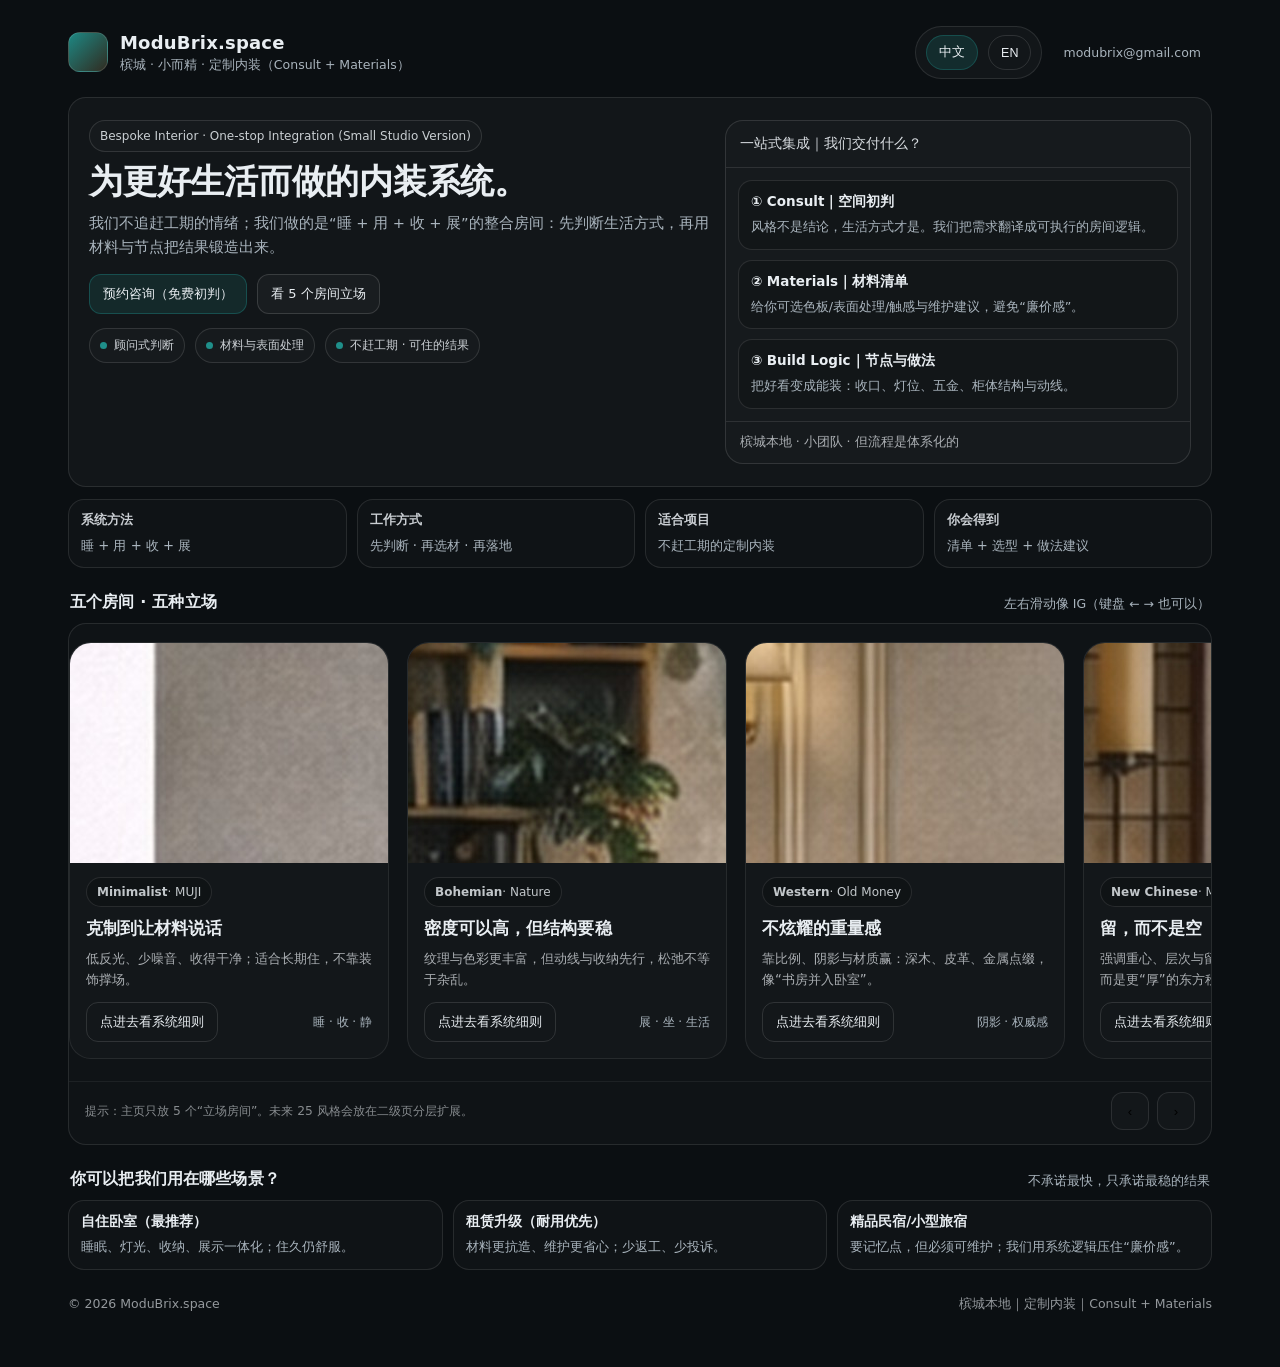
<file: index.html>
<!doctype html>
<html lang="zh-Hans">
<head>
  <meta charset="utf-8"/>
  <meta name="viewport" content="width=device-width,initial-scale=1"/>
  <title>ModuBrix.space｜Penang Bespoke Interior</title>
  <meta name="description" content="Penang bespoke interior. Consult-led, material-driven, system-built rooms: Sleep + Use + Store + Display."/>
  <link rel="stylesheet" href="assets/site.css"/>
</head>

<body>
  <div class="container">

    <!-- Topbar -->
    <header class="topbar">
      <div class="brand">
        <div class="brand-badge" aria-hidden="true"></div>
        <div>
          <h1>ModuBrix.space</h1>
          <div class="sub" data-i18n
               data-zh="槟城 · 小而精 · 定制内装（Consult + Materials）"
               data-en="Penang · Small & Precise · Bespoke Interior (Consult + Materials)">
            槟城 · 小而精 · 定制内装（Consult + Materials）
          </div>
        </div>
      </div>

      <div class="controls">
        <div class="pill">
          <button class="lang-btn active" data-lang="zh" type="button">中文</button>
          <button class="lang-btn" data-lang="en" type="button">EN</button>
        </div>
        <a class="small-link" href="mailto:modubrix@gmail.com">modubrix@gmail.com</a>
      </div>
    </header>

    <!-- Hero: Kinlong-style positioning -->
    <section class="hero">
      <div class="hero-grid">
        <div>
          <div class="eyebrow" data-i18n
               data-zh="Bespoke Interior · One-stop Integration (Small Studio Version)"
               data-en="Bespoke Interior · One-stop Integration (Small Studio Version)">
            Bespoke Interior · One-stop Integration (Small Studio Version)
          </div>

          <h2 data-i18n
              data-zh="为更好生活而做的内装系统。"
              data-en="Interiors built for better living.">
            为更好生活而做的内装系统。
          </h2>

          <p class="lead" data-i18n
             data-zh="我们不追赶工期的情绪；我们做的是“睡 + 用 + 收 + 展”的整合房间：先判断生活方式，再用材料与节点把结果锻造出来。"
             data-en="We don’t chase rushed timelines. We build integrated rooms — Sleep + Use + Store + Display — starting from how you live, then landing it with materials and build details.">
            我们不追赶工期的情绪；我们做的是“睡 + 用 + 收 + 展”的整合房间：先判断生活方式，再用材料与节点把结果锻造出来。
          </p>

          <div class="hero-cta">
            <a class="btn primary" href="mailto:modubrix@gmail.com" data-i18n
               data-zh="预约咨询（免费初判）"
               data-en="Book a consult (free first check)">预约咨询（免费初判）</a>
            <a class="btn" href="#styles" data-i18n
               data-zh="看 5 个房间立场"
               data-en="Explore the 5 stance rooms">看 5 个房间立场</a>
          </div>

          <div class="hero-tags">
            <span class="tag"><span class="dot"></span><span data-i18n data-zh="顾问式判断" data-en="Consult-led judgement">顾问式判断</span></span>
            <span class="tag"><span class="dot"></span><span data-i18n data-zh="材料与表面处理" data-en="Materials & finishes">材料与表面处理</span></span>
            <span class="tag"><span class="dot"></span><span data-i18n data-zh="不赶工期 · 可住的结果" data-en="Not rushed · built to live">不赶工期 · 可住的结果</span></span>
          </div>
        </div>

        <!-- Compact “system” card -->
        <aside class="hero-card">
          <div class="hero-card-title" data-i18n
               data-zh="一站式集成｜我们交付什么？"
               data-en="One-stop integration｜What we deliver?">
            一站式集成｜我们交付什么？
          </div>

          <div class="deliverables">
            <div class="deliverable">
              <b data-i18n data-zh="① Consult｜空间初判" data-en="① Consult｜Space judgement">① Consult｜空间初判</b>
              <span data-i18n
                    data-zh="风格不是结论，生活方式才是。我们把需求翻译成可执行的房间逻辑。"
                    data-en="Style is not the conclusion — living is. We translate needs into a buildable room logic.">风格不是结论，生活方式才是。我们把需求翻译成可执行的房间逻辑。</span>
            </div>
            <div class="deliverable">
              <b data-i18n data-zh="② Materials｜材料清单" data-en="② Materials｜Material set">② Materials｜材料清单</b>
              <span data-i18n
                    data-zh="给你可选色板/表面处理/触感与维护建议，避免“廉价感”。"
                    data-en="Color book, finishes, touch & maintenance — avoiding a cheap look.">给你可选色板/表面处理/触感与维护建议，避免“廉价感”。</span>
            </div>
            <div class="deliverable">
              <b data-i18n data-zh="③ Build Logic｜节点与做法" data-en="③ Build Logic｜Build details">③ Build Logic｜节点与做法</b>
              <span data-i18n
                    data-zh="把好看变成能装：收口、灯位、五金、柜体结构与动线。"
                    data-en="Make it installable: details, lighting, hardware, cabinetry structure & circulation.">把好看变成能装：收口、灯位、五金、柜体结构与动线。</span>
            </div>
          </div>

          <div class="hero-card-footer" data-i18n
               data-zh="槟城本地 · 小团队 · 但流程是体系化的"
               data-en="Penang local · small team · systemised workflow">
            槟城本地 · 小团队 · 但流程是体系化的
          </div>
        </aside>
      </div>
    </section>

    <!-- Capability stats (Kinlong-like evidence block, but honest for small studio) -->
    <section class="stats">
      <div class="stat">
        <b data-i18n data-zh="系统方法" data-en="System method">系统方法</b>
        <span data-i18n data-zh="睡 + 用 + 收 + 展" data-en="Sleep + Use + Store + Display">睡 + 用 + 收 + 展</span>
      </div>
      <div class="stat">
        <b data-i18n data-zh="工作方式" data-en="How we work">工作方式</b>
        <span data-i18n data-zh="先判断 · 再选材 · 再落地" data-en="Judge → material → land it">先判断 · 再选材 · 再落地</span>
      </div>
      <div class="stat">
        <b data-i18n data-zh="适合项目" data-en="Best for">适合项目</b>
        <span data-i18n data-zh="不赶工期的定制内装" data-en="Bespoke interior without rush">不赶工期的定制内装</span>
      </div>
      <div class="stat">
        <b data-i18n data-zh="你会得到" data-en="You get">你会得到</b>
        <span data-i18n data-zh="清单 + 选型 + 做法建议" data-en="List + selection + build guidance">清单 + 选型 + 做法建议</span>
      </div>
    </section>

    <!-- Style carousel (keep your original architecture) -->
    <section id="styles" class="section">
      <div class="section-title">
        <h3 data-i18n data-zh="五个房间 · 五种立场" data-en="5 Rooms · 5 Stances">五个房间 · 五种立场</h3>
        <span data-i18n data-zh="左右滑动像 IG（键盘 ← → 也可以）" data-en="Swipe like IG (or use ← →)">左右滑动像 IG（键盘 ← → 也可以）</span>
      </div>

      <div class="cards-wrap">
        <div class="cards">

          <a class="card" href="minimalist.html">
            <div class="img" style="background-image:url('assets/style-minimalist.jpg')"></div>
            <div class="shade"></div>
            <div class="body">
              <div class="kicker"><b>Minimalist</b> · MUJI</div>
              <h4 data-i18n data-zh="克制到让材料说话" data-en="Restraint lets materials speak.">克制到让材料说话</h4>
              <p data-i18n data-zh="低反光、少噪音、收得干净；适合长期住，不靠装饰撑场。"
                 data-en="Low glare, low noise, clean storage — stable for long-term living.">
                低反光、少噪音、收得干净；适合长期住，不靠装饰撑场。
              </p>
              <div class="cta">
                <span class="btn primary" data-i18n data-zh="点进去看系统细则" data-en="Open system details">点进去看系统细则</span>
                <span class="meta" data-i18n data-zh="睡 · 收 · 静" data-en="Sleep · Store · Quiet">睡 · 收 · 静</span>
              </div>
            </div>
          </a>

          <a class="card" href="bohemian.html">
            <div class="img" style="background-image:url('assets/style-bohemian.jpg')"></div>
            <div class="shade"></div>
            <div class="body">
              <div class="kicker"><b>Bohemian</b> · Nature</div>
              <h4 data-i18n data-zh="密度可以高，但结构要稳" data-en="High density, stable structure.">密度可以高，但结构要稳</h4>
              <p data-i18n data-zh="纹理与色彩更丰富，但动线与收纳先行，松弛不等于杂乱。"
                 data-en="Richer textures, but circulation and storage come first. Relaxed ≠ messy.">
                纹理与色彩更丰富，但动线与收纳先行，松弛不等于杂乱。
              </p>
              <div class="cta">
                <span class="btn primary" data-i18n data-zh="点进去看系统细则" data-en="Open system details">点进去看系统细则</span>
                <span class="meta" data-i18n data-zh="展 · 坐 · 生活" data-en="Display · Sit · Lived-in">展 · 坐 · 生活</span>
              </div>
            </div>
          </a>

          <a class="card" href="old-money.html">
            <div class="img" style="background-image:url('assets/style-oldmoney.jpg')"></div>
            <div class="shade"></div>
            <div class="body">
              <div class="kicker"><b>Western</b> · Old Money</div>
              <h4 data-i18n data-zh="不炫耀的重量感" data-en="Quiet weight, no showing off.">不炫耀的重量感</h4>
              <p data-i18n data-zh="靠比例、阴影与材质赢：深木、皮革、金属点缀，像“书房并入卧室”。"
                 data-en="Wins with proportion and shadow: deep wood, leather, metal accents — a bedroom with a study soul.">
                靠比例、阴影与材质赢：深木、皮革、金属点缀，像“书房并入卧室”。
              </p>
              <div class="cta">
                <span class="btn primary" data-i18n data-zh="点进去看系统细则" data-en="Open system details">点进去看系统细则</span>
                <span class="meta" data-i18n data-zh="阴影 · 权威感" data-en="Shadow · Authority">阴影 · 权威感</span>
              </div>
            </div>
          </a>

          <a class="card" href="new-chinese.html">
            <div class="img" style="background-image:url('assets/style-newchinese.jpg')"></div>
            <div class="shade"></div>
            <div class="body">
              <div class="kicker"><b>New Chinese</b> · Modern</div>
              <h4 data-i18n data-zh="留，而不是空" data-en="Keep, not empty.">留，而不是空</h4>
              <p data-i18n data-zh="强调重心、层次与留白的平衡；不是日式 Zen，而是更“厚”的东方秩序。"
                 data-en="Balance of center, depth and white space — not Japanese Zen, but a denser Eastern order.">
                强调重心、层次与留白的平衡；不是日式 Zen，而是更“厚”的东方秩序。
              </p>
              <div class="cta">
                <span class="btn primary" data-i18n data-zh="点进去看系统细则" data-en="Open system details">点进去看系统细则</span>
                <span class="meta" data-i18n data-zh="重心 · 克制" data-en="Center · Restraint">重心 · 克制</span>
              </div>
            </div>
          </a>

          <a class="card" href="dark-modern.html">
            <div class="img" style="background-image:url('assets/style-darkmodern.jpg')"></div>
            <div class="shade"></div>
            <div class="body">
              <div class="kicker"><b>Dark Modern</b> · Night</div>
              <h4 data-i18n data-zh="夜晚才是它的表情" data-en="Its true face is at night.">夜晚才是它的表情</h4>
              <p data-i18n data-zh="高对比、低位光、材质更硬朗；记忆点强，但仍然可住、可维护。"
                 data-en="High contrast, low lighting, stronger materials — memorable yet livable and maintainable.">
                高对比、低位光、材质更硬朗；记忆点强，但仍然可住、可维护。
              </p>
              <div class="cta">
                <span class="btn primary" data-i18n data-zh="点进去看系统细则" data-en="Open system details">点进去看系统细则</span>
                <span class="meta" data-i18n data-zh="夜 · 影 · 对比" data-en="Night · Shadow · Contrast">夜 · 影 · 对比</span>
              </div>
            </div>
          </a>

        </div>

        <div class="nav-row">
          <div class="nav-hint" data-i18n
               data-zh="提示：主页只放 5 个“立场房间”。未来 25 风格会放在二级页分层扩展。"
               data-en="Tip: Homepage shows 5 stance rooms. The full 25 styles expand in sub-pages.">
            提示：主页只放 5 个“立场房间”。未来 25 风格会放在二级页分层扩展。
          </div>
          <div class="nav-arrows">
            <button class="icon-btn" id="scrollLeft" aria-label="Left" type="button">‹</button>
            <button class="icon-btn" id="scrollRight" aria-label="Right" type="button">›</button>
          </div>
        </div>
      </div>
    </section>

    <!-- “Solutions / Scenarios” (Kinlong-like scenario block, adapted for interiors) -->
    <section class="section">
      <div class="section-title">
        <h3 data-i18n data-zh="你可以把我们用在哪些场景？" data-en="Where does ModuBrix fit?">你可以把我们用在哪些场景？</h3>
        <span data-i18n data-zh="不承诺最快，只承诺最稳的结果" data-en="Not the fastest — the most stable result">不承诺最快，只承诺最稳的结果</span>
      </div>

      <div class="grid-3">
        <div class="tile">
          <b data-i18n data-zh="自住卧室（最推荐）" data-en="Owner-occupied bedrooms (best fit)">自住卧室（最推荐）</b>
          <span data-i18n
                data-zh="睡眠、灯光、收纳、展示一体化；住久仍舒服。"
                data-en="Integrated sleep, lighting, storage and display — comfortable long-term.">睡眠、灯光、收纳、展示一体化；住久仍舒服。</span>
        </div>
        <div class="tile">
          <b data-i18n data-zh="租赁升级（耐用优先）" data-en="Rental upgrade (durability first)">租赁升级（耐用优先）</b>
          <span data-i18n
                data-zh="材料更抗造、维护更省心；少返工、少投诉。"
                data-en="Harder-wearing materials, easier maintenance — fewer callbacks.">材料更抗造、维护更省心；少返工、少投诉。</span>
        </div>
        <div class="tile">
          <b data-i18n data-zh="精品民宿/小型旅宿" data-en="Boutique stays & small hospitality">精品民宿/小型旅宿</b>
          <span data-i18n
                data-zh="要记忆点，但必须可维护；我们用系统逻辑压住“廉价感”。"
                data-en="Memorable, yet maintainable — system logic avoids a cheap look.">要记忆点，但必须可维护；我们用系统逻辑压住“廉价感”。</span>
        </div>
      </div>
    </section>

    <!-- Footer -->
    <footer class="footer">
      <div>© <span id="y"></span> ModuBrix.space</div>
      <div data-i18n data-zh="槟城本地｜定制内装｜Consult + Materials" data-en="Penang｜Bespoke interior｜Consult + Materials">
        槟城本地｜定制内装｜Consult + Materials
      </div>
    </footer>

  </div>

  <script>document.getElementById("y").textContent = new Date().getFullYear();</script>
  <script src="assets/site.js"></script>
</body>
</html>
</file>
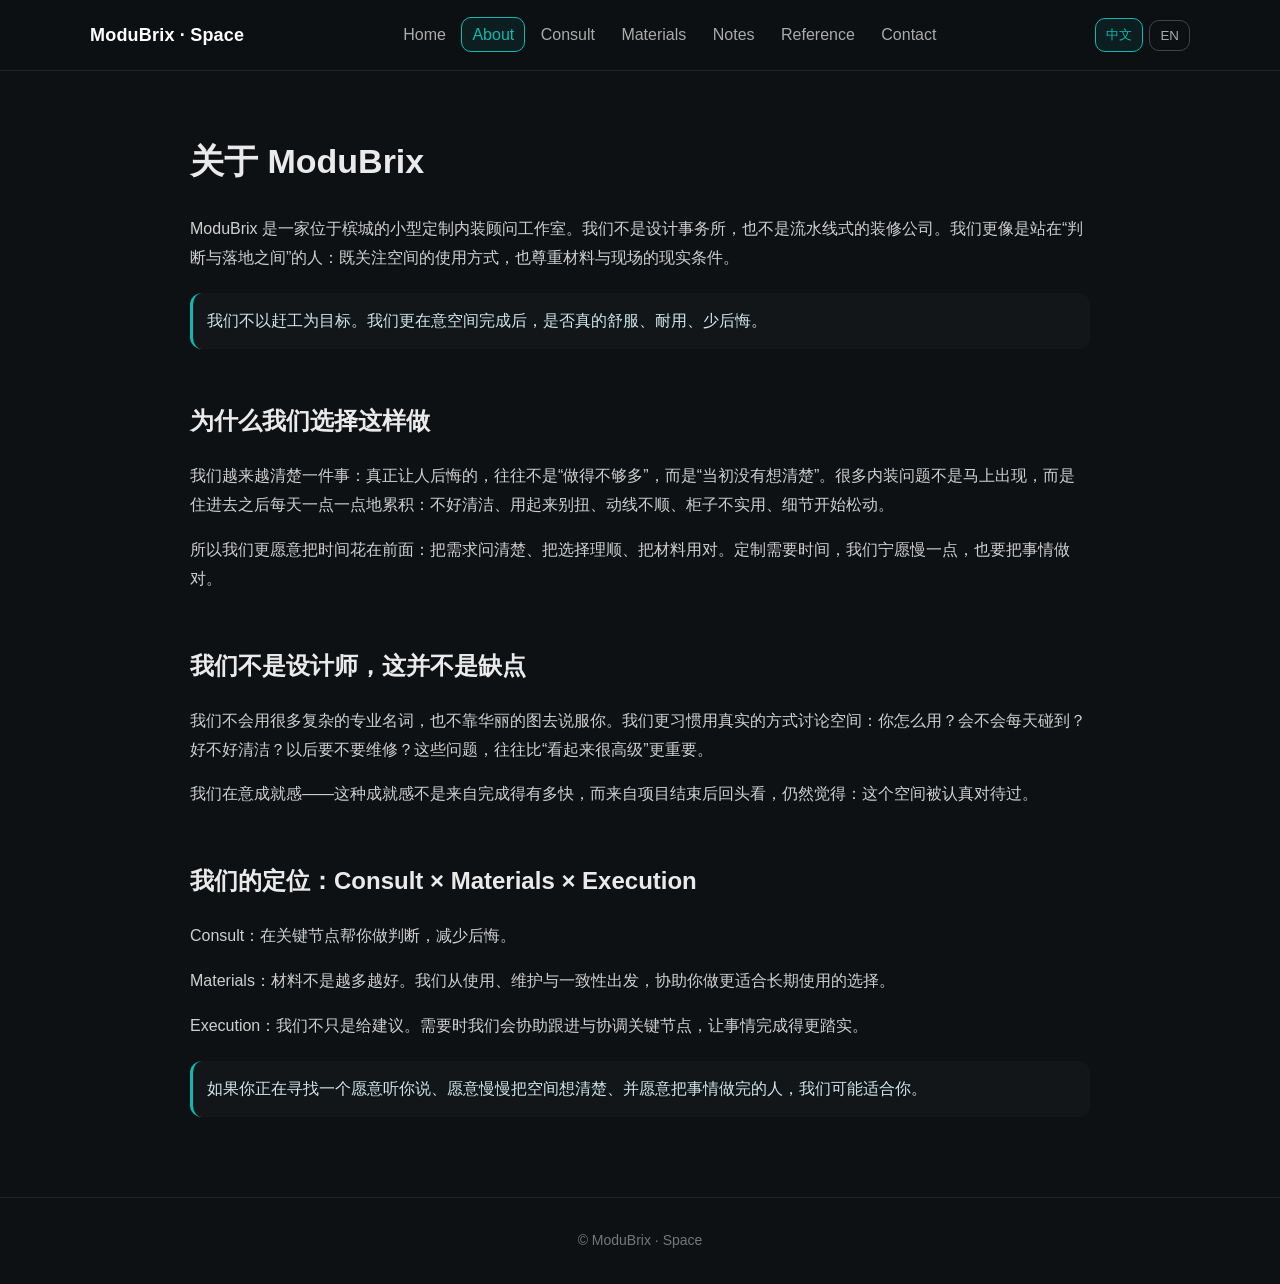
<file: about.html>
<!DOCTYPE html>
<html>
<head>
<meta charset="utf-8">
<title>About · ModuBrix · Space</title>
<meta name="viewport" content="width=device-width, initial-scale=1">
<link rel="stylesheet" href="style.css">
<script src="lang.js"></script>
</head>
<body>

<header>
  <nav>
    <strong>ModuBrix · Space</strong>
    <div>
      <a href="index.html">Home</a>
      <a href="about.html">About</a>
      <a href="consult.html">Consult</a>
      <a href="materials.html">Materials</a>
      <a href="materials-notes.html">Notes</a>
      <a href="reference.html">Reference</a>
      <a href="contact.html">Contact</a>
    </div>
    <div class="lang">
      <button id="btn-zh" onclick="setLang('zh')">中文</button>
      <button id="btn-en" onclick="setLang('en')">EN</button>
    </div>
  </nav>
</header>

<main>
  <h1 data-zh="关于 ModuBrix"
      data-en="About ModuBrix"></h1>

  <p data-zh="ModuBrix 是一家位于槟城的小型定制内装顾问工作室。我们不是设计事务所，也不是流水线式的装修公司。我们更像是站在“判断与落地之间”的人：既关注空间的使用方式，也尊重材料与现场的现实条件。"
     data-en="ModuBrix is a small, Penang-based interior fit-out consultancy. We are not a design studio, and not a mass-production renovation contractor. We operate between judgment and execution—focused on usability while respecting real-world site and material constraints."></p>

  <div class="note"
       data-zh="我们不以赶工为目标。我们更在意空间完成后，是否真的舒服、耐用、少后悔。"
       data-en="We don’t aim to rush. We care whether a finished space is comfortable, durable, and leads to fewer regrets."></div>

  <h2 data-zh="为什么我们选择这样做"
      data-en="Why We Work This Way"></h2>

  <p data-zh="我们越来越清楚一件事：真正让人后悔的，往往不是“做得不够多”，而是“当初没有想清楚”。很多内装问题不是马上出现，而是住进去之后每天一点一点地累积：不好清洁、用起来别扭、动线不顺、柜子不实用、细节开始松动。"
     data-en="We learned that most regrets do not come from doing too little, but from not thinking decisions through. Many problems appear slowly after moving in: hard-to-clean surfaces, awkward daily use, poor flow, impractical storage, and small details that loosen over time."></p>

  <p data-zh="所以我们更愿意把时间花在前面：把需求问清楚、把选择理顺、把材料用对。定制需要时间，我们宁愿慢一点，也要把事情做对。"
     data-en="That’s why we invest time upfront: clarifying needs, simplifying choices, and using materials appropriately. Custom work takes time—we would rather slow down and do it right."></p>

  <h2 data-zh="我们不是设计师，这并不是缺点"
      data-en="We Are Not Designers—and That’s Not a Weakness"></h2>

  <p data-zh="我们不会用很多复杂的专业名词，也不靠华丽的图去说服你。我们更习惯用真实的方式讨论空间：你怎么用？会不会每天碰到？好不好清洁？以后要不要维修？这些问题，往往比“看起来很高级”更重要。"
     data-en="We don’t rely on heavy jargon or glossy visuals to convince you. We prefer real questions: How will you use it daily? Will it be easy to clean? What happens when repairs are needed? These often matter more than looking impressive."></p>

  <p data-zh="我们在意成就感——这种成就感不是来自完成得有多快，而来自项目结束后回头看，仍然觉得：这个空间被认真对待过。"
     data-en="We care about a sense of completion. Not from speed, but from being able to look back and feel the space was handled with genuine care."></p>

  <h2 data-zh="我们的定位：Consult × Materials × Execution"
      data-en="Our Positioning: Consult × Materials × Execution"></h2>

  <p data-zh="Consult：在关键节点帮你做判断，减少后悔。"
     data-en="Consult: helping you make decisions at key points to reduce regret."></p>

  <p data-zh="Materials：材料不是越多越好。我们从使用、维护与一致性出发，协助你做更适合长期使用的选择。"
     data-en="Materials: more is not always better. We focus on usability, maintenance, and consistency for long-term comfort."></p>

  <p data-zh="Execution：我们不只是给建议。需要时我们会协助跟进与协调关键节点，让事情完成得更踏实。"
     data-en="Execution: not just advice. Where needed, we help follow through and coordinate key points so outcomes feel solid."></p>

  <div class="note"
       data-zh="如果你正在寻找一个愿意听你说、愿意慢慢把空间想清楚、并愿意把事情做完的人，我们可能适合你。"
       data-en="If you want someone who listens, thinks carefully with you, and helps carry things through to completion, we may be a good match."></div>
</main>

<footer>© ModuBrix · Space</footer>
</body>
</html>
</file>
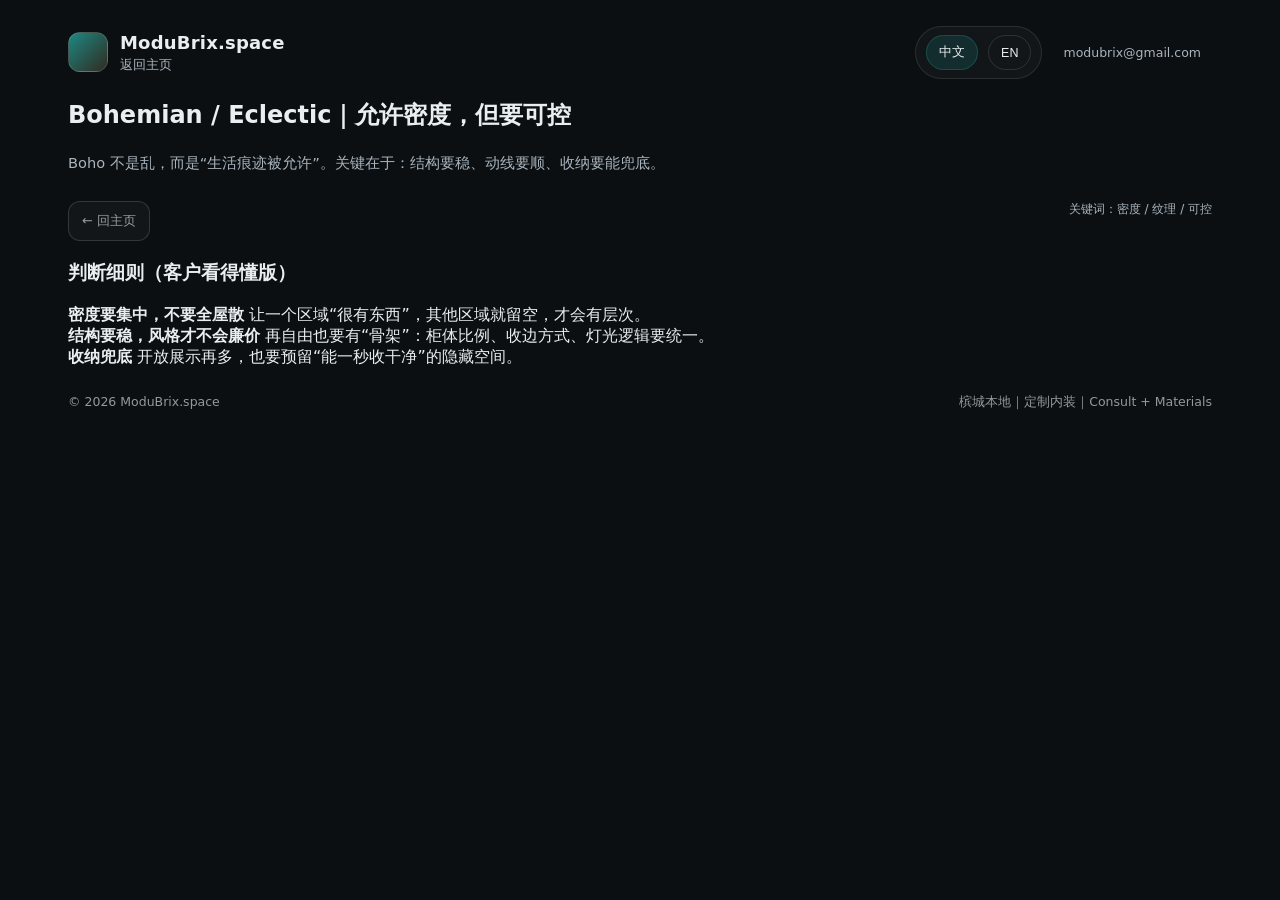
<file: bohemian.html>
<!doctype html>
<html lang="zh-Hans">
<head>
  <meta charset="utf-8" />
  <meta name="viewport" content="width=device-width,initial-scale=1" />
  <title>Bohemian · ModuBrix.space</title>
  <link rel="stylesheet" href="assets/site.css" />
</head>
<body>
  <div class="container">
    <div class="topbar">
      <a class="brand" href="index.html">
        <div class="brand-badge"></div>
        <div>
          <h1>ModuBrix.space</h1>
          <div class="sub" data-i18n data-zh="返回主页" data-en="Back to home">返回主页</div>
        </div>
      </a>
      <div class="controls">
        <div class="pill">
          <button class="lang-btn active" data-lang="zh">中文</button>
          <button class="lang-btn" data-lang="en">EN</button>
        </div>
        <a class="small-link" href="mailto:modubrix@gmail.com">modubrix@gmail.com</a>
      </div>
    </div>

    <div class="page">
      <div class="panel">
        <div class="cover" style="background-image:url('assets/style-bohemian.jpg')"></div>
        <div class="content">
          <h2 data-i18n data-zh="Bohemian / Eclectic｜允许密度，但要可控" data-en="Bohemian / Eclectic｜High density — but controlled.">
            Bohemian / Eclectic｜允许密度，但要可控
          </h2>
          <p class="lead" data-i18n
             data-zh="Boho 不是乱，而是“生活痕迹被允许”。关键在于：结构要稳、动线要顺、收纳要能兜底。"
             data-en="Boho isn’t chaos — it allows human traces. The key: stable structure, clear circulation, and storage that can catch the mess.">
            Boho 不是乱，而是“生活痕迹被允许”。关键在于：结构要稳、动线要顺、收纳要能兜底。
          </p>
          <div class="hr"></div>
          <div class="footer">
            <a class="btn" href="index.html" data-i18n data-zh="← 回主页" data-en="← Home">← 回主页</a>
            <span class="meta" data-i18n data-zh="关键词：密度 / 纹理 / 可控" data-en="Keywords: density / texture / controlled">
              关键词：密度 / 纹理 / 可控
            </span>
          </div>
        </div>
      </div>

      <div class="panel list">
        <h3 data-i18n data-zh="判断细则（客户看得懂版）" data-en="Judgement notes (client-friendly)">判断细则（客户看得懂版）</h3>
        <div class="ul">
          <div class="li">
            <b data-i18n data-zh="密度要集中，不要全屋散" data-en="Concentrate density, don’t spread it everywhere">密度要集中，不要全屋散</b>
            <span data-i18n data-zh="让一个区域“很有东西”，其他区域就留空，才会有层次。" data-en="Make one zone rich; keep others calm — that’s how you get depth.">让一个区域“很有东西”，其他区域就留空，才会有层次。</span>
          </div>
          <div class="li">
            <b data-i18n data-zh="结构要稳，风格才不会廉价" data-en="Stable structure prevents cheapness">结构要稳，风格才不会廉价</b>
            <span data-i18n data-zh="再自由也要有“骨架”：柜体比例、收边方式、灯光逻辑要统一。" data-en="Even free styles need a backbone: cabinetry proportion, edging and lighting logic must stay consistent.">再自由也要有“骨架”：柜体比例、收边方式、灯光逻辑要统一。</span>
          </div>
          <div class="li">
            <b data-i18n data-zh="收纳兜底" data-en="Storage as a safety net">收纳兜底</b>
            <span data-i18n data-zh="开放展示再多，也要预留“能一秒收干净”的隐藏空间。" data-en="No matter how much you display, keep hidden space to reset fast.">开放展示再多，也要预留“能一秒收干净”的隐藏空间。</span>
          </div>
        </div>
      </div>
    </div>

    <div class="footer">
      <div>© <span id="y"></span> ModuBrix.space</div>
      <div data-i18n data-zh="槟城本地｜定制内装｜Consult + Materials" data-en="Penang｜Bespoke interior｜Consult + Materials">
        槟城本地｜定制内装｜Consult + Materials
      </div>
    </div>
  </div>

  <script>document.getElementById("y").textContent = new Date().getFullYear();</script>
  <script src="assets/site.js"></script>
</body>
</html>
</file>
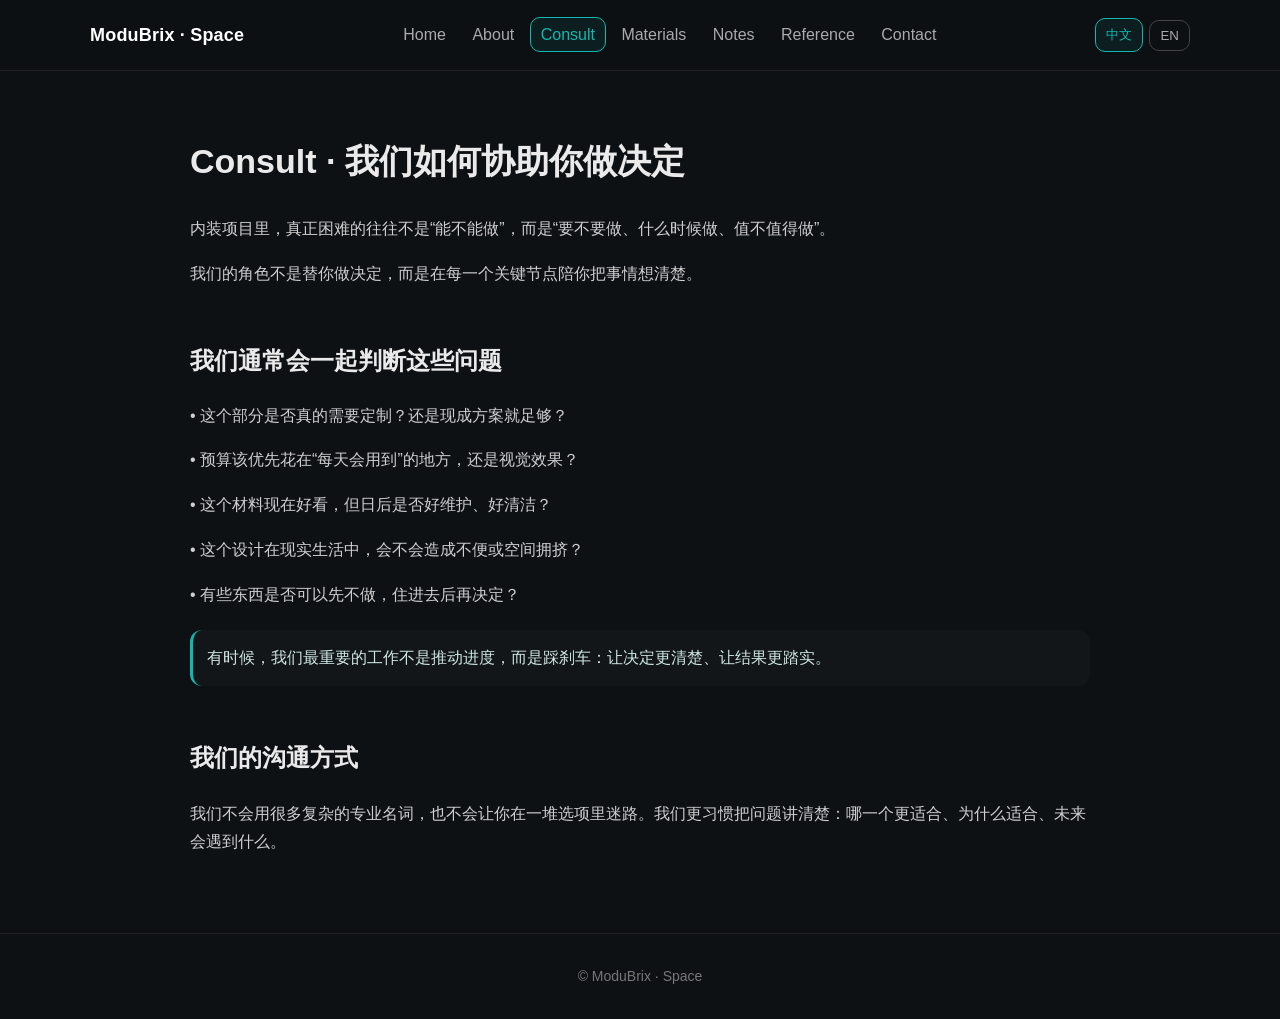
<file: consult.html>
<!DOCTYPE html>
<html>
<head>
<meta charset="utf-8">
<title>Consult · ModuBrix · Space</title>
<meta name="viewport" content="width=device-width, initial-scale=1">
<link rel="stylesheet" href="style.css">
<script src="lang.js"></script>
</head>
<body>

<header>
  <nav>
    <strong>ModuBrix · Space</strong>
    <div>
      <a href="index.html">Home</a>
      <a href="about.html">About</a>
      <a href="consult.html">Consult</a>
      <a href="materials.html">Materials</a>
      <a href="materials-notes.html">Notes</a>
      <a href="reference.html">Reference</a>
      <a href="contact.html">Contact</a>
    </div>
    <div class="lang">
      <button id="btn-zh" onclick="setLang('zh')">中文</button>
      <button id="btn-en" onclick="setLang('en')">EN</button>
    </div>
  </nav>
</header>

<main>
  <h1 data-zh="Consult · 我们如何协助你做决定"
      data-en="Consult · How We Help You Decide"></h1>

  <p data-zh="内装项目里，真正困难的往往不是“能不能做”，而是“要不要做、什么时候做、值不值得做”。"
     data-en="In interior projects, the challenge is rarely feasibility, but whether something should be done, when to do it, and whether it is worth it."></p>

  <p data-zh="我们的角色不是替你做决定，而是在每一个关键节点陪你把事情想清楚。"
     data-en="Our role is not to decide for you, but to think through key decisions with you at critical points."></p>

  <h2 data-zh="我们通常会一起判断这些问题"
      data-en="We Commonly Evaluate Questions Like These"></h2>

  <p data-zh="• 这个部分是否真的需要定制？还是现成方案就足够？"
     data-en="• Does this part truly need to be custom, or is a standard solution sufficient?"></p>

  <p data-zh="• 预算该优先花在“每天会用到”的地方，还是视觉效果？"
     data-en="• Should the budget go to daily usability, or primarily to visual impact?"></p>

  <p data-zh="• 这个材料现在好看，但日后是否好维护、好清洁？"
     data-en="• This material looks good now—will it be practical to clean and maintain later?"></p>

  <p data-zh="• 这个设计在现实生活中，会不会造成不便或空间拥挤？"
     data-en="• Will this design choice create inconvenience or clutter in real daily use?"></p>

  <p data-zh="• 有些东西是否可以先不做，住进去后再决定？"
     data-en="• Are there parts better left for later, after living in the space for a while?"></p>

  <div class="note"
       data-zh="有时候，我们最重要的工作不是推动进度，而是踩刹车：让决定更清楚、让结果更踏实。"
       data-en="Sometimes our most valuable work is slowing things down—so decisions are clearer and outcomes feel truly solid."></div>

  <h2 data-zh="我们的沟通方式"
      data-en="How We Communicate"></h2>

  <p data-zh="我们不会用很多复杂的专业名词，也不会让你在一堆选项里迷路。我们更习惯把问题讲清楚：哪一个更适合、为什么适合、未来会遇到什么。"
     data-en="We avoid unnecessary jargon and overwhelming options. We focus on clarity: what fits best, why it fits, and what to expect long-term."></p>
</main>

<footer>© ModuBrix · Space</footer>
</body>
</html>
</file>
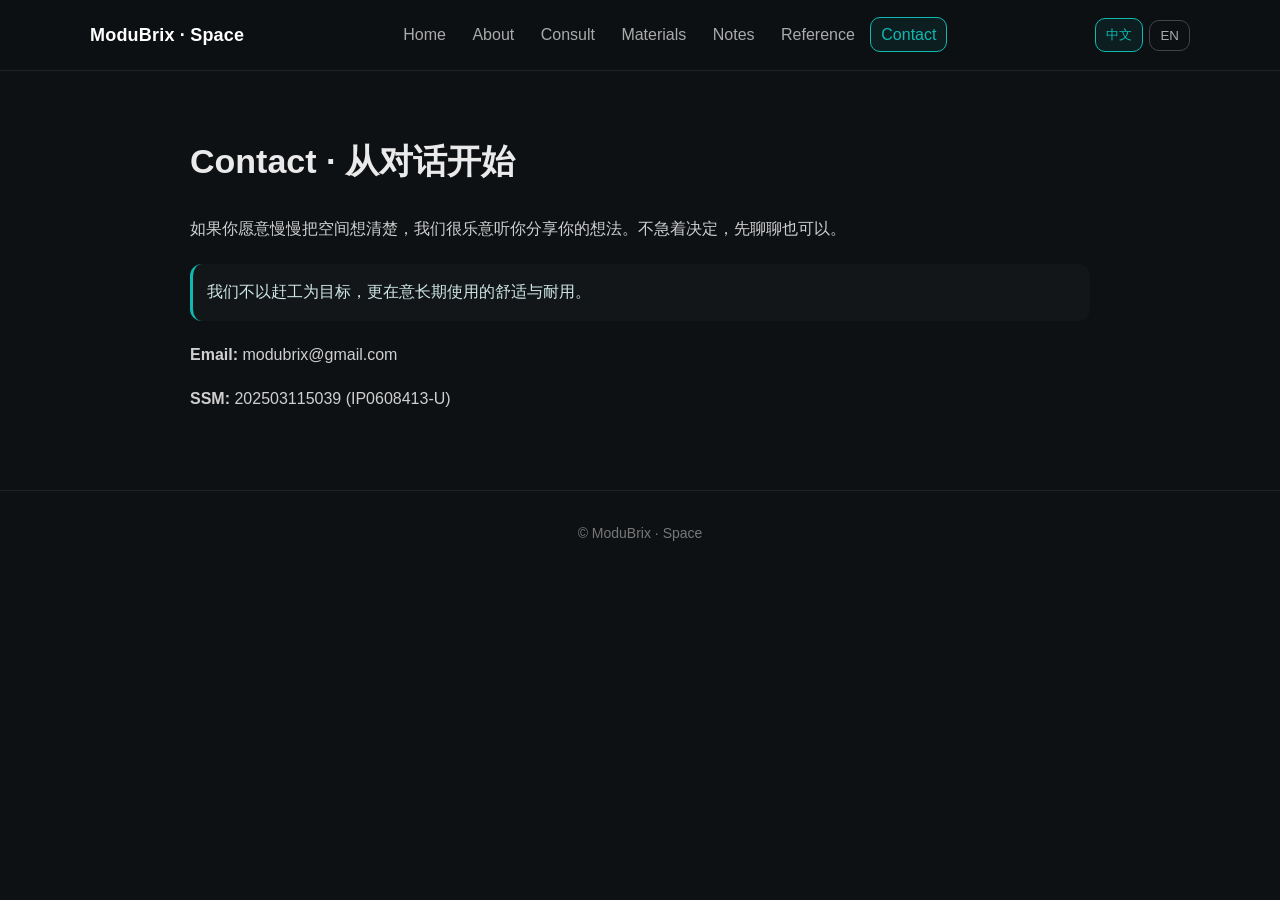
<file: contact.html>
<!DOCTYPE html>
<html>
<head>
<meta charset="utf-8">
<title>Contact · ModuBrix · Space</title>
<meta name="viewport" content="width=device-width, initial-scale=1">
<link rel="stylesheet" href="style.css">
<script src="lang.js"></script>
</head>
<body>

<header>
  <nav>
    <strong>ModuBrix · Space</strong>
    <div>
      <a href="index.html">Home</a>
      <a href="about.html">About</a>
      <a href="consult.html">Consult</a>
      <a href="materials.html">Materials</a>
      <a href="materials-notes.html">Notes</a>
      <a href="reference.html">Reference</a>
      <a href="contact.html">Contact</a>
    </div>
    <div class="lang">
      <button id="btn-zh" onclick="setLang('zh')">中文</button>
      <button id="btn-en" onclick="setLang('en')">EN</button>
    </div>
  </nav>
</header>

<main>
  <h1 data-zh="Contact · 从对话开始"
      data-en="Contact · Start with a Conversation"></h1>

  <p data-zh="如果你愿意慢慢把空间想清楚，我们很乐意听你分享你的想法。不急着决定，先聊聊也可以。"
     data-en="If you would like to think through your space carefully, we would be glad to hear your ideas. No pressure—a conversation is always a good start."></p>

  <div class="note"
       data-zh="我们不以赶工为目标，更在意长期使用的舒适与耐用。"
       data-en="We don’t aim to rush. We care about long-term comfort and durability."></div>

  <p><strong>Email:</strong> modubrix@gmail.com</p>
  <p><strong>SSM:</strong> 202503115039 (IP0608413-U)</p>
</main>

<footer>© ModuBrix · Space</footer>
</body>
</html>
</file>
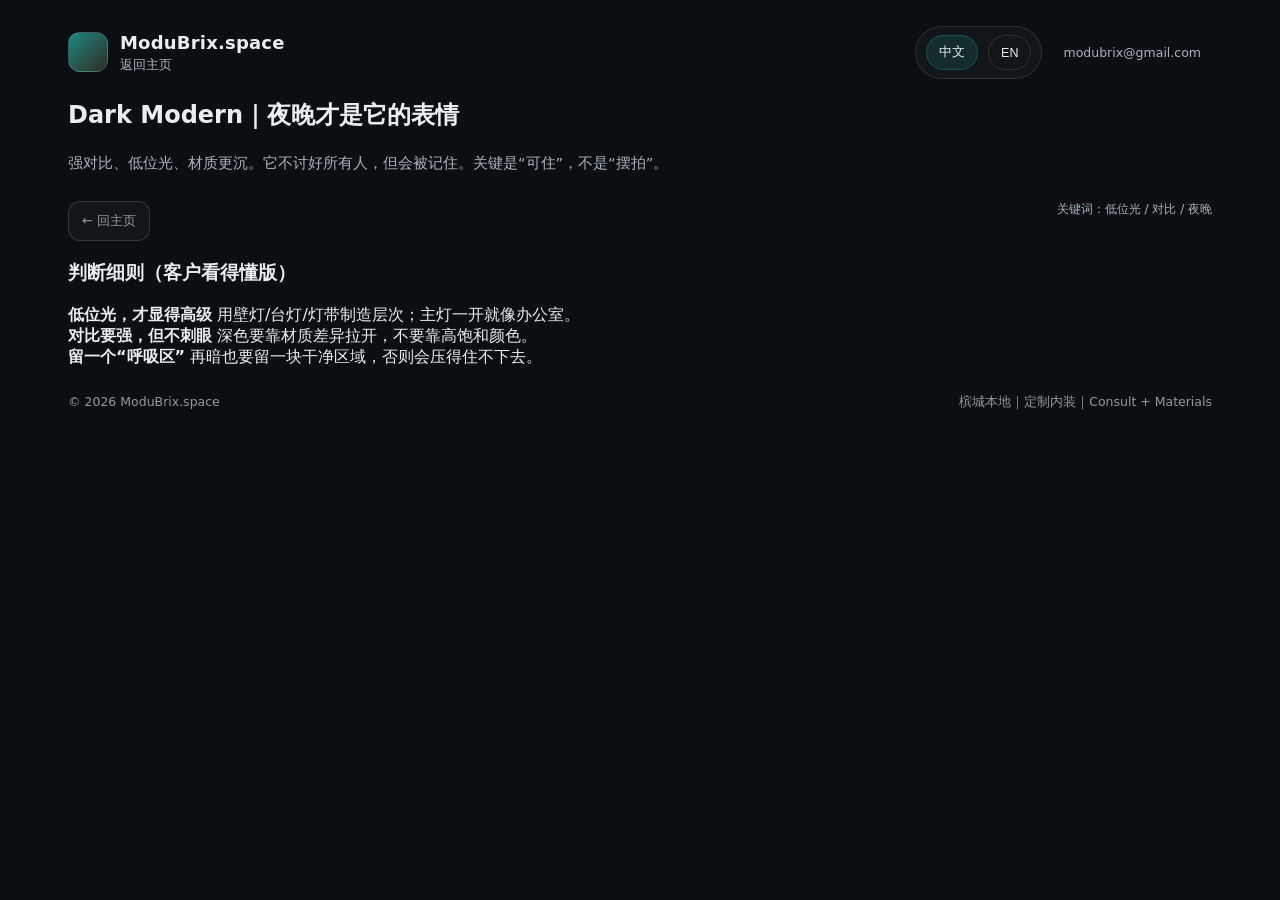
<file: dark-modern.html>
<!doctype html>
<html lang="zh-Hans">
<head>
  <meta charset="utf-8" />
  <meta name="viewport" content="width=device-width,initial-scale=1" />
  <title>Dark Modern · ModuBrix.space</title>
  <link rel="stylesheet" href="assets/site.css" />
</head>
<body>
  <div class="container">
    <div class="topbar">
      <a class="brand" href="index.html">
        <div class="brand-badge"></div>
        <div>
          <h1>ModuBrix.space</h1>
          <div class="sub" data-i18n data-zh="返回主页" data-en="Back to home">返回主页</div>
        </div>
      </a>
      <div class="controls">
        <div class="pill">
          <button class="lang-btn active" data-lang="zh">中文</button>
          <button class="lang-btn" data-lang="en">EN</button>
        </div>
        <a class="small-link" href="mailto:modubrix@gmail.com">modubrix@gmail.com</a>
      </div>
    </div>

    <div class="page">
      <div class="panel">
        <div class="cover" style="background-image:url('assets/style-darkmodern.jpg')"></div>
        <div class="content">
          <h2 data-i18n data-zh="Dark Modern｜夜晚才是它的表情" data-en="Dark Modern｜Its true face is at night.">
            Dark Modern｜夜晚才是它的表情
          </h2>
          <p class="lead" data-i18n
             data-zh="强对比、低位光、材质更沉。它不讨好所有人，但会被记住。关键是“可住”，不是“摆拍”。"
             data-en="High contrast, low lighting, heavier materials. Not designed to please everyone — but memorable. The key is livable, not staged.">
            强对比、低位光、材质更沉。它不讨好所有人，但会被记住。关键是“可住”，不是“摆拍”。
          </p>
          <div class="hr"></div>
          <div class="footer">
            <a class="btn" href="index.html" data-i18n data-zh="← 回主页" data-en="← Home">← 回主页</a>
            <span class="meta" data-i18n data-zh="关键词：低位光 / 对比 / 夜晚" data-en="Keywords: low light / contrast / night">
              关键词：低位光 / 对比 / 夜晚
            </span>
          </div>
        </div>
      </div>

      <div class="panel list">
        <h3 data-i18n data-zh="判断细则（客户看得懂版）" data-en="Judgement notes (client-friendly)">判断细则（客户看得懂版）</h3>
        <div class="ul">
          <div class="li">
            <b data-i18n data-zh="低位光，才显得高级" data-en="Low lighting reads premium">低位光，才显得高级</b>
            <span data-i18n data-zh="用壁灯/台灯/灯带制造层次；主灯一开就像办公室。"
                  data-en="Use wall lamps / table lamps / strips for layers; ceiling light makes it office-like.">用壁灯/台灯/灯带制造层次；主灯一开就像办公室。</span>
          </div>
          <div class="li">
            <b data-i18n data-zh="对比要强，但不刺眼" data-en="Strong contrast, not harsh">对比要强，但不刺眼</b>
            <span data-i18n data-zh="深色要靠材质差异拉开，不要靠高饱和颜色。"
                  data-en="Use material difference (not saturation) to create contrast in dark tones.">深色要靠材质差异拉开，不要靠高饱和颜色。</span>
          </div>
          <div class="li">
            <b data-i18n data-zh="留一个“呼吸区”" data-en="Keep a breathing zone">留一个“呼吸区”</b>
            <span data-i18n data-zh="再暗也要留一块干净区域，否则会压得住不下去。"
                  data-en="Even dark rooms need a clean zone — otherwise it feels oppressive.">再暗也要留一块干净区域，否则会压得住不下去。</span>
          </div>
        </div>
      </div>
    </div>

    <div class="footer">
      <div>© <span id="y"></span> ModuBrix.space</div>
      <div data-i18n data-zh="槟城本地｜定制内装｜Consult + Materials" data-en="Penang｜Bespoke interior｜Consult + Materials">
        槟城本地｜定制内装｜Consult + Materials
      </div>
    </div>
  </div>

  <script>document.getElementById("y").textContent = new Date().getFullYear();</script>
  <script src="assets/site.js"></script>
</body>
</html>
</file>
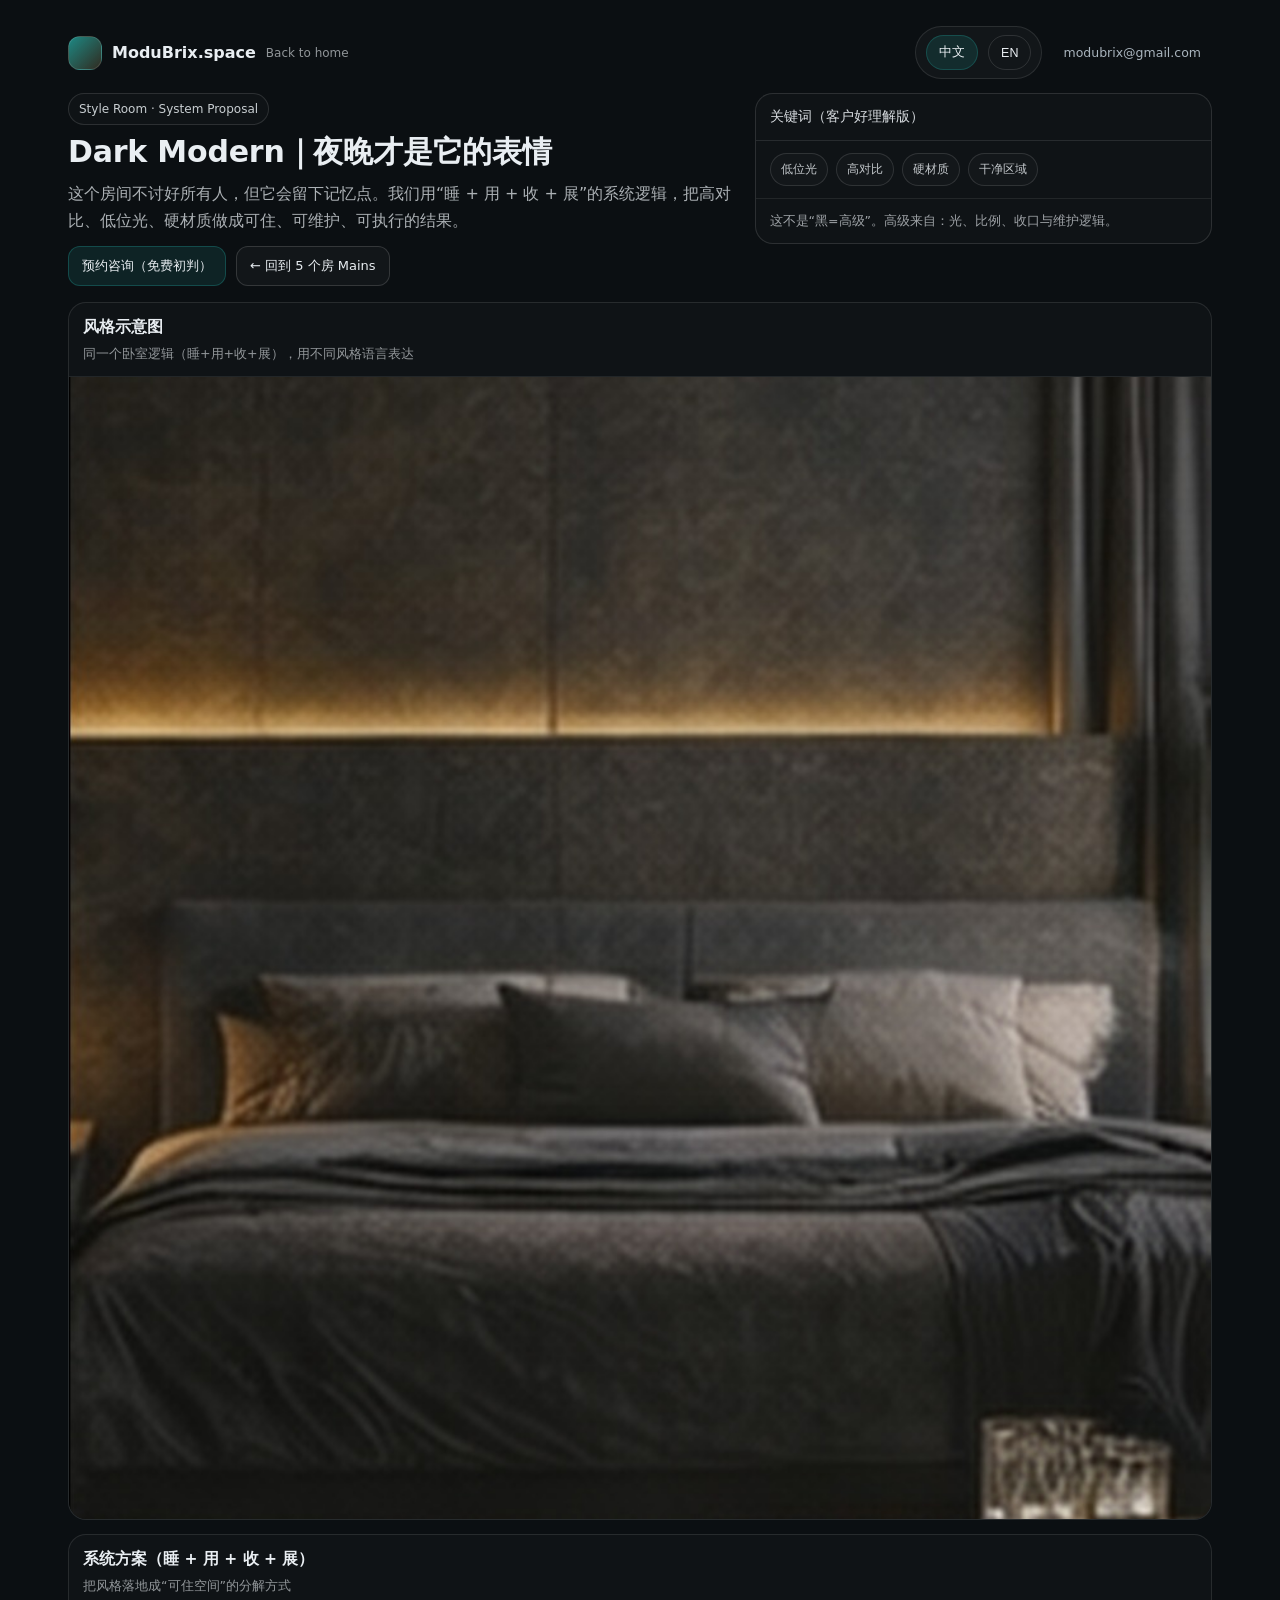
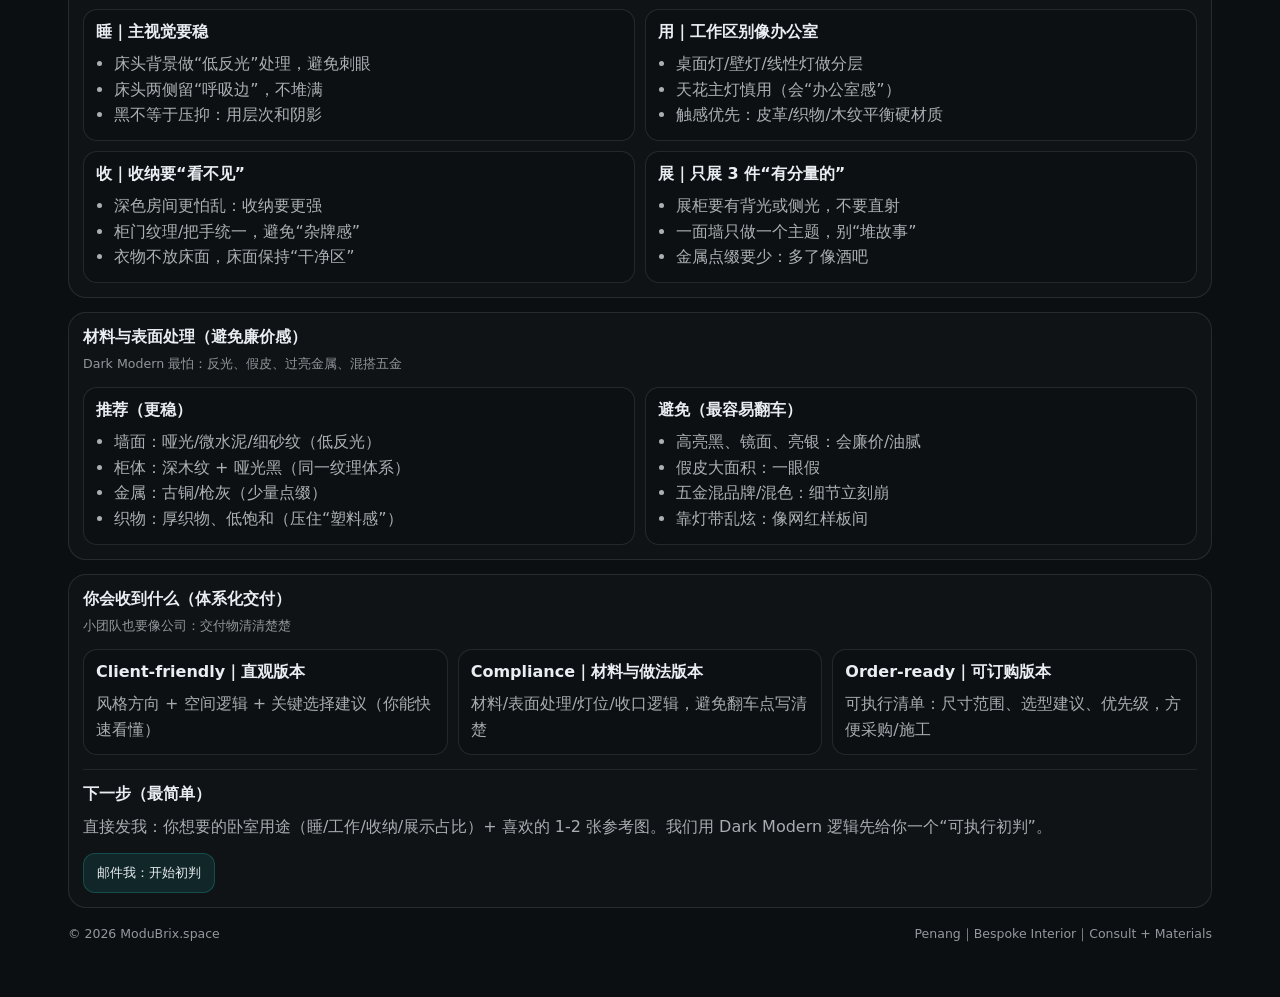
<file: materials-notes.html>
<!doctype html>
<html lang="zh-Hans">
<head>
  <meta charset="utf-8"/>
  <meta name="viewport" content="width=device-width,initial-scale=1"/>
  <title>Dark Modern｜ModuBrix.space</title>
  <link rel="stylesheet" href="assets/site.css"/>
</head>

<body>
  <div class="container page">

    <!-- Top -->
    <header class="page-topbar">
      <a class="page-brand" href="index.html">
        <span class="brand-dot" aria-hidden="true"></span>
        <span class="brand-title">ModuBrix.space</span>
        <span class="brand-sub" data-i18n
              data-zh="Back to home"
              data-en="Back to home">Back to home</span>
      </a>

      <div class="page-actions">
        <div class="pill">
          <button class="lang-btn active" data-lang="zh" type="button">中文</button>
          <button class="lang-btn" data-lang="en" type="button">EN</button>
        </div>
        <a class="small-link" href="mailto:modubrix@gmail.com">modubrix@gmail.com</a>
      </div>
    </header>

    <!-- Header -->
    <section class="page-hero">
      <div class="page-hero-left">
        <div class="eyebrow" data-i18n
             data-zh="Style Room · System Proposal"
             data-en="Style Room · System Proposal">Style Room · System Proposal</div>

        <h1 class="page-title" data-i18n
            data-zh="Dark Modern｜夜晚才是它的表情"
            data-en="Dark Modern｜Its true face is at night.">
          Dark Modern｜夜晚才是它的表情
        </h1>

        <p class="page-lead" data-i18n
           data-zh="这个房间不讨好所有人，但它会留下记忆点。我们用“睡 + 用 + 收 + 展”的系统逻辑，把高对比、低位光、硬材质做成可住、可维护、可执行的结果。"
           data-en="Not designed to please everyone — but memorable. We use a system room logic (Sleep + Use + Store + Display) to land high contrast, low lighting and harder materials into a livable, maintainable result.">
          这个房间不讨好所有人，但它会留下记忆点。我们用“睡 + 用 + 收 + 展”的系统逻辑，把高对比、低位光、硬材质做成可住、可维护、可执行的结果。
        </p>

        <div class="page-cta">
          <a class="btn primary" href="mailto:modubrix@gmail.com" data-i18n
             data-zh="预约咨询（免费初判）"
             data-en="Book a consult (free first check)">预约咨询（免费初判）</a>
          <a class="btn" href="index.html" data-i18n
             data-zh="← 回到 5 个房 Mains"
             data-en="← Back to 5 rooms">← 回到 5 个房 Mains</a>
        </div>
      </div>

      <div class="page-hero-right">
        <div class="hero-card">
          <div class="hero-card-title" data-i18n
               data-zh="关键词（客户好理解版）"
               data-en="Keywords (client-friendly)">关键词（客户好理解版）</div>

          <div class="chips">
            <span class="chip" data-i18n data-zh="低位光" data-en="Low lighting">低位光</span>
            <span class="chip" data-i18n data-zh="高对比" data-en="High contrast">高对比</span>
            <span class="chip" data-i18n data-zh="硬材质" data-en="Harder materials">硬材质</span>
            <span class="chip" data-i18n data-zh="干净区域" data-en="Breathing zone">干净区域</span>
          </div>

          <div class="hero-card-foot" data-i18n
               data-zh="这不是“黑=高级”。高级来自：光、比例、收口与维护逻辑。"
               data-en="This is not “black = premium”. Premium comes from lighting, proportion, detailing and maintenance logic.">
            这不是“黑=高级”。高级来自：光、比例、收口与维护逻辑。
          </div>
        </div>
      </div>
    </section>

    <!-- Main grid -->
    <section class="page-grid">

      <!-- Image -->
      <div class="panel">
        <div class="panel-head">
          <h2 data-i18n data-zh="风格示意图" data-en="Style preview">风格示意图</h2>
          <span data-i18n data-zh="同一个卧室逻辑（睡+用+收+展），用不同风格语言表达" data-en="Same room logic, expressed differently">同一个卧室逻辑（睡+用+收+展），用不同风格语言表达</span>
        </div>
        <img class="preview-img" src="assets/style-darkmodern.jpg" alt="Dark Modern bedroom" loading="lazy" decoding="async">
      </div>

      <!-- System logic -->
      <div class="panel">
        <div class="panel-head">
          <h2 data-i18n data-zh="系统方案（睡 + 用 + 收 + 展）" data-en="System plan (Sleep + Use + Store + Display)">系统方案（睡 + 用 + 收 + 展）</h2>
          <span data-i18n data-zh="把风格落地成“可住空间”的分解方式" data-en="How we make style buildable and livable">把风格落地成“可住空间”的分解方式</span>
        </div>

        <div class="four">
          <div class="box">
            <b data-i18n data-zh="睡｜主视觉要稳" data-en="Sleep｜Stable main view">睡｜主视觉要稳</b>
            <ul>
              <li data-i18n data-zh="床头背景做“低反光”处理，避免刺眼" data-en="Low-glare headboard wall, avoid harsh shine">床头背景做“低反光”处理，避免刺眼</li>
              <li data-i18n data-zh="床头两侧留“呼吸边”，不堆满" data-en="Keep breathing edges; don’t overfill">床头两侧留“呼吸边”，不堆满</li>
              <li data-i18n data-zh="黑不等于压抑：用层次和阴影" data-en="Dark ≠ oppressive: use layers and shadow">黑不等于压抑：用层次和阴影</li>
            </ul>
          </div>

          <div class="box">
            <b data-i18n data-zh="用｜工作区别像办公室" data-en="Use｜Avoid office-like workspace">用｜工作区别像办公室</b>
            <ul>
              <li data-i18n data-zh="桌面灯/壁灯/线性灯做分层" data-en="Layered lamps: table/wall/linear">桌面灯/壁灯/线性灯做分层</li>
              <li data-i18n data-zh="天花主灯慎用（会“办公室感”）" data-en="Ceiling main light used carefully (office vibe)">天花主灯慎用（会“办公室感”）</li>
              <li data-i18n data-zh="触感优先：皮革/织物/木纹平衡硬材质" data-en="Tactile balance: leather/textile/wood with hard materials">触感优先：皮革/织物/木纹平衡硬材质</li>
            </ul>
          </div>

          <div class="box">
            <b data-i18n data-zh="收｜收纳要“看不见”" data-en="Store｜Storage should disappear">收｜收纳要“看不见”</b>
            <ul>
              <li data-i18n data-zh="深色房间更怕乱：收纳要更强" data-en="Dark rooms hate clutter: stronger storage">深色房间更怕乱：收纳要更强</li>
              <li data-i18n data-zh="柜门纹理/把手统一，避免“杂牌感”" data-en="Unify door texture & handles; avoid mixed-brand look">柜门纹理/把手统一，避免“杂牌感”</li>
              <li data-i18n data-zh="衣物不放床面，床面保持“干净区”" data-en="No clothes on bed; keep bed as clean zone">衣物不放床面，床面保持“干净区”</li>
            </ul>
          </div>

          <div class="box">
            <b data-i18n data-zh="展｜只展 3 件“有分量的”" data-en="Display｜Show only 3 weighty items">展｜只展 3 件“有分量的”</b>
            <ul>
              <li data-i18n data-zh="展柜要有背光或侧光，不要直射" data-en="Back/side lighting for display; avoid harsh direct spot">展柜要有背光或侧光，不要直射</li>
              <li data-i18n data-zh="一面墙只做一个主题，别“堆故事”" data-en="One wall, one theme — no over-storytelling">一面墙只做一个主题，别“堆故事”</li>
              <li data-i18n data-zh="金属点缀要少：多了像酒吧" data-en="Use metal accents sparingly; too much feels like a bar">金属点缀要少：多了像酒吧</li>
            </ul>
          </div>
        </div>
      </div>

      <!-- Materials & finishes -->
      <div class="panel">
        <div class="panel-head">
          <h2 data-i18n data-zh="材料与表面处理（避免廉价感）" data-en="Materials & finishes (avoid cheap look)">材料与表面处理（避免廉价感）</h2>
          <span data-i18n data-zh="Dark Modern 最怕：反光、假皮、过亮金属、混搭五金" data-en="Dark Modern’s enemies: glare, fake leather, too shiny metal, mixed hardware">Dark Modern 最怕：反光、假皮、过亮金属、混搭五金</span>
        </div>

        <div class="two">
          <div class="box">
            <b data-i18n data-zh="推荐（更稳）" data-en="Recommended (stable)">推荐（更稳）</b>
            <ul>
              <li data-i18n data-zh="墙面：哑光/微水泥/细砂纹（低反光）" data-en="Walls: matte / microcement / fine sand texture">墙面：哑光/微水泥/细砂纹（低反光）</li>
              <li data-i18n data-zh="柜体：深木纹 + 哑光黑（同一纹理体系）" data-en="Cabinetry: deep wood + matte black (one texture system)">柜体：深木纹 + 哑光黑（同一纹理体系）</li>
              <li data-i18n data-zh="金属：古铜/枪灰（少量点缀）" data-en="Metal: antique brass / gunmetal (small accents)">金属：古铜/枪灰（少量点缀）</li>
              <li data-i18n data-zh="织物：厚织物、低饱和（压住“塑料感”）" data-en="Textiles: heavier weave, low saturation">织物：厚织物、低饱和（压住“塑料感”）</li>
            </ul>
          </div>

          <div class="box">
            <b data-i18n data-zh="避免（最容易翻车）" data-en="Avoid (most common fails)">避免（最容易翻车）</b>
            <ul>
              <li data-i18n data-zh="高亮黑、镜面、亮银：会廉价/油腻" data-en="Gloss black, mirrors, shiny chrome: cheap & greasy">高亮黑、镜面、亮银：会廉价/油腻</li>
              <li data-i18n data-zh="假皮大面积：一眼假" data-en="Large fake leather surfaces: obvious">假皮大面积：一眼假</li>
              <li data-i18n data-zh="五金混品牌/混色：细节立刻崩" data-en="Mixed hardware brands/colors: details collapse">五金混品牌/混色：细节立刻崩</li>
              <li data-i18n data-zh="靠灯带乱炫：像网红样板间" data-en="Overusing LED strips: influencer showroom vibe">靠灯带乱炫：像网红样板间</li>
            </ul>
          </div>
        </div>
      </div>

      <!-- Deliverables -->
      <div class="panel">
        <div class="panel-head">
          <h2 data-i18n data-zh="你会收到什么（体系化交付）" data-en="What you receive (system deliverables)">你会收到什么（体系化交付）</h2>
          <span data-i18n data-zh="小团队也要像公司：交付物清清楚楚" data-en="Small team, but deliverables must be clear">小团队也要像公司：交付物清清楚楚</span>
        </div>

        <div class="deliver-grid">
          <div class="deliver-item">
            <b data-i18n data-zh="Client-friendly｜直观版本" data-en="Client-friendly｜Visual version">Client-friendly｜直观版本</b>
            <p data-i18n data-zh="风格方向 + 空间逻辑 + 关键选择建议（你能快速看懂）" data-en="Style direction + room logic + key choices (fast to understand)">风格方向 + 空间逻辑 + 关键选择建议（你能快速看懂）</p>
          </div>
          <div class="deliver-item">
            <b data-i18n data-zh="Compliance｜材料与做法版本" data-en="Compliance｜Materials & method">Compliance｜材料与做法版本</b>
            <p data-i18n data-zh="材料/表面处理/灯位/收口逻辑，避免翻车点写清楚" data-en="Materials/finishes/lighting/detailing — with fail points highlighted">材料/表面处理/灯位/收口逻辑，避免翻车点写清楚</p>
          </div>
          <div class="deliver-item">
            <b data-i18n data-zh="Order-ready｜可订购版本" data-en="Order-ready｜Orderable list">Order-ready｜可订购版本</b>
            <p data-i18n data-zh="可执行清单：尺寸范围、选型建议、优先级，方便采购/施工" data-en="Executable list: sizing range, selection, priority for build & purchase">可执行清单：尺寸范围、选型建议、优先级，方便采购/施工</p>
          </div>
        </div>

        <div class="divider"></div>

        <div class="next">
          <b data-i18n data-zh="下一步（最简单）" data-en="Next step (simple)">下一步（最简单）</b>
          <p data-i18n
             data-zh="直接发我：你想要的卧室用途（睡/工作/收纳/展示占比）+ 喜欢的 1-2 张参考图。我们用 Dark Modern 逻辑先给你一个“可执行初判”。"
             data-en="Send: your bedroom priorities (sleep/work/storage/display ratio) + 1–2 reference images. We’ll return a buildable first judgement using Dark Modern logic.">
            直接发我：你想要的卧室用途（睡/工作/收纳/展示占比）+ 喜欢的 1-2 张参考图。我们用 Dark Modern 逻辑先给你一个“可执行初判”。
          </p>
          <a class="btn primary" href="mailto:modubrix@gmail.com" data-i18n
             data-zh="邮件我：开始初判"
             data-en="Email: start the first check">邮件我：开始初判</a>
        </div>
      </div>

    </section>

    <footer class="footer page-footer">
      <div>© <span id="y"></span> ModuBrix.space</div>
      <div data-i18n
           data-zh="Penang｜Bespoke Interior｜Consult + Materials"
           data-en="Penang｜Bespoke Interior｜Consult + Materials">
        Penang｜Bespoke Interior｜Consult + Materials
      </div>
    </footer>

  </div>

  <script>document.getElementById("y").textContent = new Date().getFullYear();</script>
  <script src="assets/site.js"></script>

  <!-- tiny page styles (scoped) -->
  <style>
    .page-topbar{display:flex;justify-content:space-between;align-items:center;gap:14px;margin-bottom:14px}
    .page-brand{display:flex;align-items:center;gap:10px}
    .brand-dot{width:34px;height:34px;border-radius:12px;background:linear-gradient(135deg,rgba(31,143,138,.95),rgba(183,146,85,.22));border:1px solid rgba(255,255,255,.12)}
    .brand-title{font-weight:760}
    .brand-sub{font-size:12px;color:rgba(233,238,242,.6)}
    .page-actions{display:flex;align-items:center;gap:10px;flex-wrap:wrap}

    .page-hero{display:grid;grid-template-columns:1.25fr .85fr;gap:14px;margin-top:10px}
    @media (max-width: 980px){.page-hero{grid-template-columns:1fr}}
    .page-title{margin:10px 0 0;font-size:30px;line-height:1.16;letter-spacing:-.2px}
    .page-lead{margin:10px 0 0;color:rgba(233,238,242,.72);line-height:1.7}
    .page-cta{margin-top:12px;display:flex;gap:10px;flex-wrap:wrap}

    .page-grid{display:grid;grid-template-columns:1fr;gap:14px;margin-top:16px}
    .panel{border:1px solid rgba(255,255,255,.10);background:rgba(255,255,255,.02);border-radius:18px;overflow:hidden}
    .panel-head{padding:14px 14px 0}
    .panel-head h2{margin:0;font-size:15.5px}
    .panel-head span{display:block;margin-top:6px;color:rgba(233,238,242,.6);font-size:12.6px;line-height:1.55}
    .preview-img{width:100%;height:auto;display:block;margin-top:12px;border-top:1px solid rgba(255,255,255,.08)}
    .four{display:grid;grid-template-columns:1fr 1fr;gap:10px;padding:14px}
    @media (max-width: 820px){.four{grid-template-columns:1fr}}
    .two{display:grid;grid-template-columns:1fr 1fr;gap:10px;padding:14px}
    @media (max-width: 820px){.two{grid-template-columns:1fr}}
    .box{border:1px solid rgba(255,255,255,.10);background:rgba(0,0,0,.14);border-radius:14px;padding:12px}
    .box b{display:block;margin-bottom:8px}
    .box ul{margin:0;padding-left:18px;color:rgba(233,238,242,.72);line-height:1.6}
    .chips{display:flex;flex-wrap:wrap;gap:8px;padding:12px 14px}
    .chip{border:1px solid rgba(255,255,255,.12);background:rgba(255,255,255,.02);border-radius:999px;padding:7px 10px;font-size:12px;color:rgba(233,238,242,.82)}
    .hero-card-foot{padding:12px 14px;border-top:1px solid rgba(255,255,255,.08);color:rgba(233,238,242,.65);font-size:12.5px;line-height:1.6}

    .deliver-grid{display:grid;grid-template-columns:1fr 1fr 1fr;gap:10px;padding:14px}
    @media (max-width: 980px){.deliver-grid{grid-template-columns:1fr}}
    .deliver-item{border:1px solid rgba(255,255,255,.10);background:rgba(0,0,0,.14);border-radius:14px;padding:12px}
    .deliver-item p{margin:8px 0 0;color:rgba(233,238,242,.7);line-height:1.6}
    .divider{height:1px;background:rgba(255,255,255,.08);margin:0 14px}
    .next{padding:14px}
    .next p{margin:8px 0 12px;color:rgba(233,238,242,.7);line-height:1.7}
    .page-footer{margin-top:18px}
  </style>
</body>
</html>
</file>
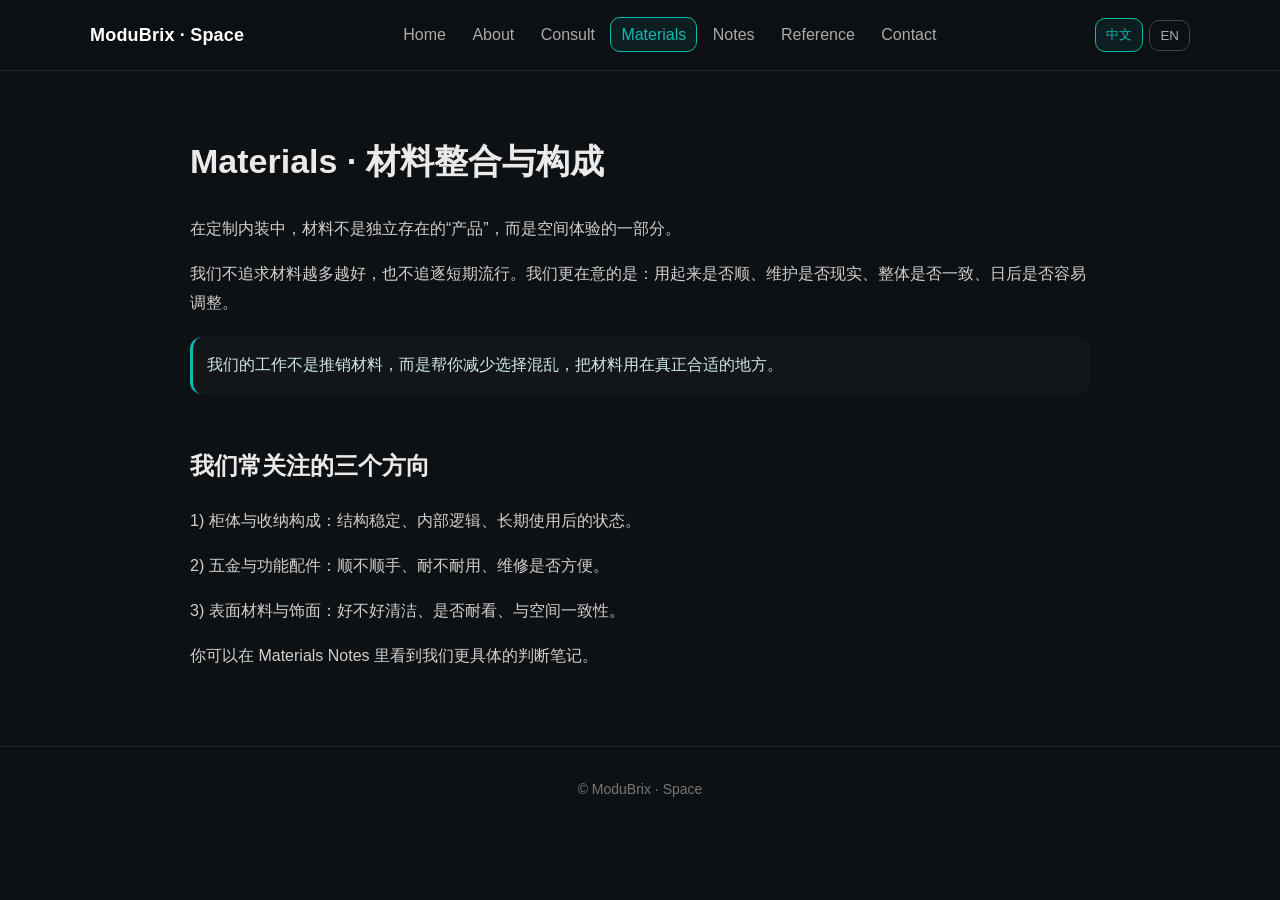
<file: materials.html>
<!DOCTYPE html>
<html>
<head>
<meta charset="utf-8">
<title>Materials · ModuBrix · Space</title>
<meta name="viewport" content="width=device-width, initial-scale=1">
<link rel="stylesheet" href="style.css">
<script src="lang.js"></script>
</head>
<body>

<header>
  <nav>
    <strong>ModuBrix · Space</strong>
    <div>
      <a href="index.html">Home</a>
      <a href="about.html">About</a>
      <a href="consult.html">Consult</a>
      <a href="materials.html">Materials</a>
      <a href="materials-notes.html">Notes</a>
      <a href="reference.html">Reference</a>
      <a href="contact.html">Contact</a>
    </div>
    <div class="lang">
      <button id="btn-zh" onclick="setLang('zh')">中文</button>
      <button id="btn-en" onclick="setLang('en')">EN</button>
    </div>
  </nav>
</header>

<main>
  <h1 data-zh="Materials · 材料整合与构成"
      data-en="Materials · Integration & Components"></h1>

  <p data-zh="在定制内装中，材料不是独立存在的“产品”，而是空间体验的一部分。"
     data-en="In custom interiors, materials are not standalone products—they shape the overall experience of a space."></p>

  <p data-zh="我们不追求材料越多越好，也不追逐短期流行。我们更在意的是：用起来是否顺、维护是否现实、整体是否一致、日后是否容易调整。"
     data-en="We don’t aim to use more materials or chase short-lived trends. We focus on usability, practical maintenance, consistency, and future flexibility."></p>

  <div class="note"
       data-zh="我们的工作不是推销材料，而是帮你减少选择混乱，把材料用在真正合适的地方。"
       data-en="Our role is not to sell materials, but to simplify choices and use materials where they truly make sense."></div>

  <h2 data-zh="我们常关注的三个方向"
      data-en="Three Areas We Commonly Focus On"></h2>

  <p data-zh="1) 柜体与收纳构成：结构稳定、内部逻辑、长期使用后的状态。"
     data-en="1) Cabinetry & storage structures: stability, internal usability, and long-term performance."></p>

  <p data-zh="2) 五金与功能配件：顺不顺手、耐不耐用、维修是否方便。"
     data-en="2) Hardware & functional components: ease of use, durability, and maintenance convenience."></p>

  <p data-zh="3) 表面材料与饰面：好不好清洁、是否耐看、与空间一致性。"
     data-en="3) Surface materials & finishes: cleanability, longevity, and visual consistency."></p>

  <p data-zh="你可以在 Materials Notes 里看到我们更具体的判断笔记。"
     data-en="For more detailed thinking, see our Materials Notes."></p>
</main>

<footer>© ModuBrix · Space</footer>
</body>
</html>
</file>
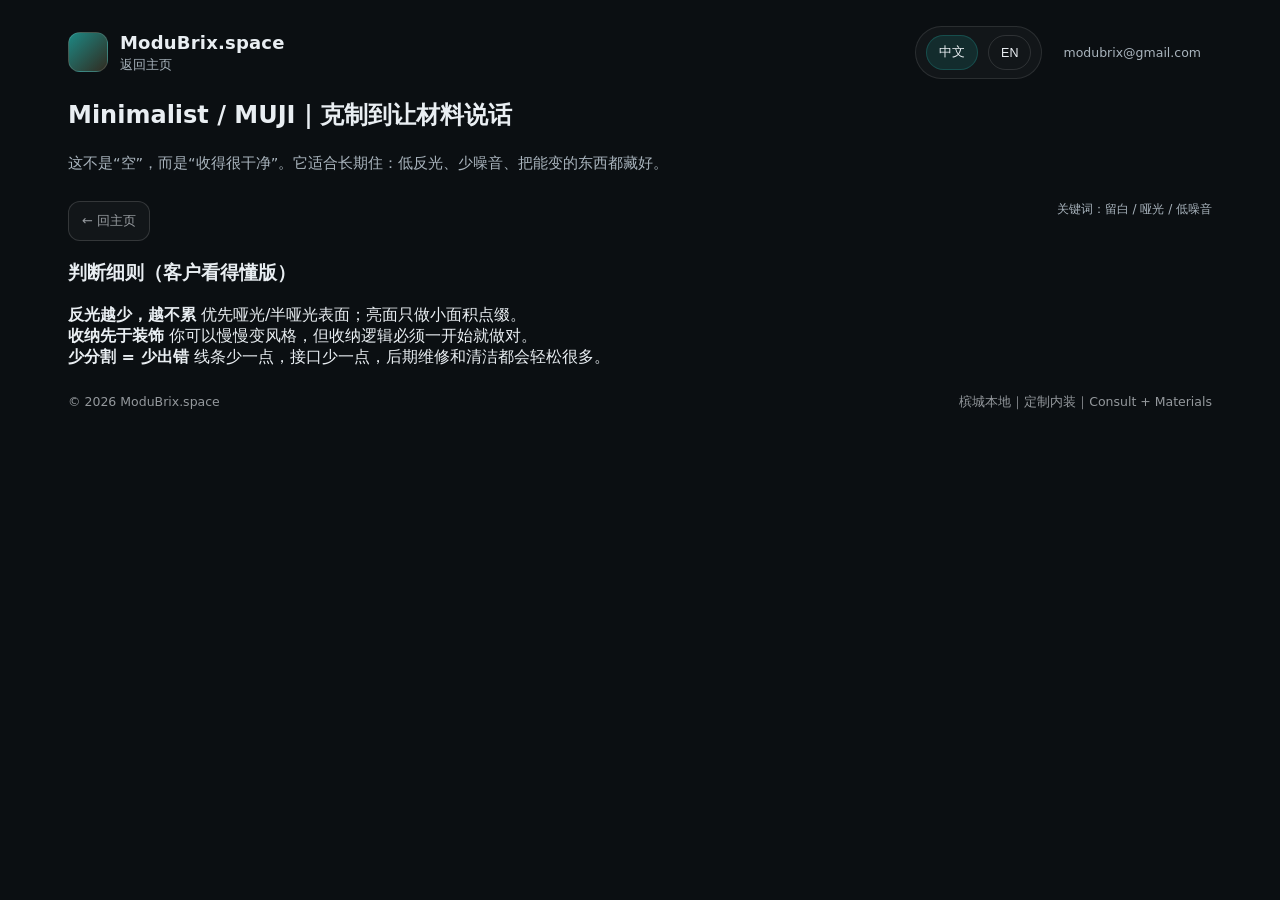
<file: minimalist.html>
<!doctype html>
<html lang="zh-Hans">
<head>
  <meta charset="utf-8" />
  <meta name="viewport" content="width=device-width,initial-scale=1" />
  <title>Minimalist · ModuBrix.space</title>
  <link rel="stylesheet" href="assets/site.css" />
</head>
<body>
  <div class="container">
    <div class="topbar">
      <a class="brand" href="index.html">
        <div class="brand-badge"></div>
        <div>
          <h1>ModuBrix.space</h1>
          <div class="sub" data-i18n data-zh="返回主页" data-en="Back to home">返回主页</div>
        </div>
      </a>
      <div class="controls">
        <div class="pill">
          <button class="lang-btn active" data-lang="zh">中文</button>
          <button class="lang-btn" data-lang="en">EN</button>
        </div>
        <a class="small-link" href="mailto:modubrix@gmail.com">modubrix@gmail.com</a>
      </div>
    </div>

    <div class="page">
      <div class="panel">
        <div class="cover" style="background-image:url('assets/style-minimalist.jpg')"></div>
        <div class="content">
          <h2 data-i18n data-zh="Minimalist / MUJI｜克制到让材料说话" data-en="Minimalist / MUJI｜Restraint lets materials speak.">
            Minimalist / MUJI｜克制到让材料说话
          </h2>
          <p class="lead" data-i18n
             data-zh="这不是“空”，而是“收得很干净”。它适合长期住：低反光、少噪音、把能变的东西都藏好。"
             data-en="Not 'empty' — but intentionally cleaned. Built for long-term living: low glare, low noise, flexible items stored away.">
            这不是“空”，而是“收得很干净”。它适合长期住：低反光、少噪音、把能变的东西都藏好。
          </p>
          <div class="hr"></div>
          <div class="footer">
            <a class="btn" href="index.html" data-i18n data-zh="← 回主页" data-en="← Home">← 回主页</a>
            <span class="meta" data-i18n data-zh="关键词：留白 / 哑光 / 低噪音" data-en="Keywords: white space / matte / low-noise">
              关键词：留白 / 哑光 / 低噪音
            </span>
          </div>
        </div>
      </div>

      <div class="panel list">
        <h3 data-i18n data-zh="判断细则（客户看得懂版）" data-en="Judgement notes (client-friendly)">判断细则（客户看得懂版）</h3>
        <div class="ul">
          <div class="li">
            <b data-i18n data-zh="反光越少，越不累" data-en="Less glare = less fatigue">反光越少，越不累</b>
            <span data-i18n data-zh="优先哑光/半哑光表面；亮面只做小面积点缀。" data-en="Prefer matte/semi-matte finishes; glossy only as tiny accents.">优先哑光/半哑光表面；亮面只做小面积点缀。</span>
          </div>
          <div class="li">
            <b data-i18n data-zh="收纳先于装饰" data-en="Storage before decoration">收纳先于装饰</b>
            <span data-i18n data-zh="你可以慢慢变风格，但收纳逻辑必须一开始就做对。" data-en="You can change style later, but storage logic must be right from day one.">你可以慢慢变风格，但收纳逻辑必须一开始就做对。</span>
          </div>
          <div class="li">
            <b data-i18n data-zh="少分割 = 少出错" data-en="Fewer splits = fewer mistakes">少分割 = 少出错</b>
            <span data-i18n data-zh="线条少一点，接口少一点，后期维修和清洁都会轻松很多。" data-en="Fewer lines and joints means easier cleaning and lower maintenance.">线条少一点，接口少一点，后期维修和清洁都会轻松很多。</span>
          </div>
        </div>
      </div>
    </div>

    <div class="footer">
      <div>© <span id="y"></span> ModuBrix.space</div>
      <div data-i18n data-zh="槟城本地｜定制内装｜Consult + Materials" data-en="Penang｜Bespoke interior｜Consult + Materials">
        槟城本地｜定制内装｜Consult + Materials
      </div>
    </div>
  </div>

  <script>document.getElementById("y").textContent = new Date().getFullYear();</script>
  <script src="assets/site.js"></script>
</body>
</html>
</file>
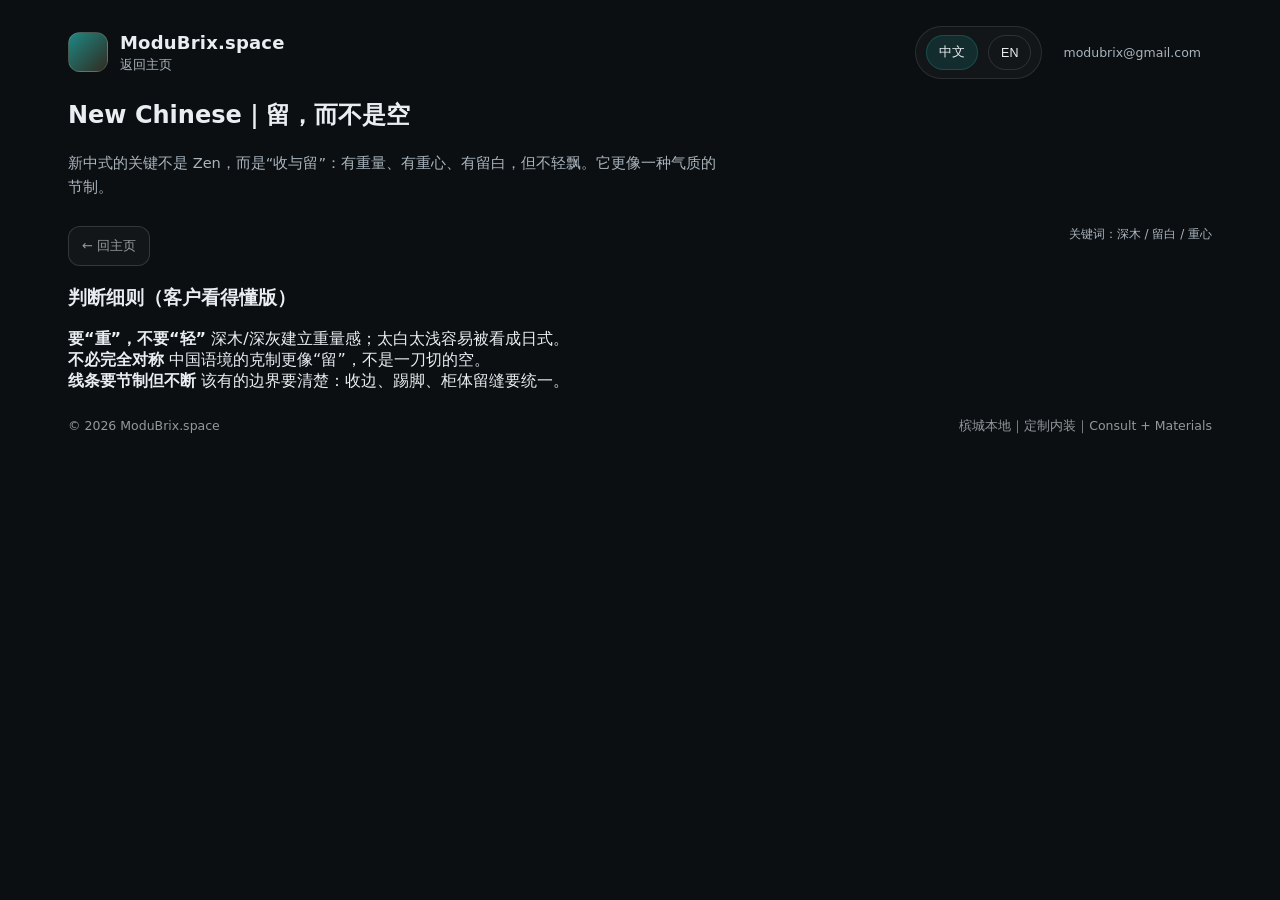
<file: new-chinese.html>
<!doctype html>
<html lang="zh-Hans">
<head>
  <meta charset="utf-8" />
  <meta name="viewport" content="width=device-width,initial-scale=1" />
  <title>New Chinese · ModuBrix.space</title>
  <link rel="stylesheet" href="assets/site.css" />
</head>
<body>
  <div class="container">
    <div class="topbar">
      <a class="brand" href="index.html">
        <div class="brand-badge"></div>
        <div>
          <h1>ModuBrix.space</h1>
          <div class="sub" data-i18n data-zh="返回主页" data-en="Back to home">返回主页</div>
        </div>
      </a>
      <div class="controls">
        <div class="pill">
          <button class="lang-btn active" data-lang="zh">中文</button>
          <button class="lang-btn" data-lang="en">EN</button>
        </div>
        <a class="small-link" href="mailto:modubrix@gmail.com">modubrix@gmail.com</a>
      </div>
    </div>

    <div class="page">
      <div class="panel">
        <div class="cover" style="background-image:url('assets/style-newchinese.jpg')"></div>
        <div class="content">
          <h2 data-i18n data-zh="New Chinese｜留，而不是空" data-en="New Chinese｜Keep, not empty.">
            New Chinese｜留，而不是空
          </h2>
          <p class="lead" data-i18n
             data-zh="新中式的关键不是 Zen，而是“收与留”：有重量、有重心、有留白，但不轻飘。它更像一种气质的节制。"
             data-en="New Chinese is not Zen. It’s restraint and keeping: weight, a clear center, and white space — without feeling light or empty.">
            新中式的关键不是 Zen，而是“收与留”：有重量、有重心、有留白，但不轻飘。它更像一种气质的节制。
          </p>
          <div class="hr"></div>
          <div class="footer">
            <a class="btn" href="index.html" data-i18n data-zh="← 回主页" data-en="← Home">← 回主页</a>
            <span class="meta" data-i18n data-zh="关键词：深木 / 留白 / 重心" data-en="Keywords: deep wood / white space / center">
              关键词：深木 / 留白 / 重心
            </span>
          </div>
        </div>
      </div>

      <div class="panel list">
        <h3 data-i18n data-zh="判断细则（客户看得懂版）" data-en="Judgement notes (client-friendly)">判断细则（客户看得懂版）</h3>
        <div class="ul">
          <div class="li">
            <b data-i18n data-zh="要“重”，不要“轻”" data-en="Go weighted, not light">要“重”，不要“轻”</b>
            <span data-i18n data-zh="深木/深灰建立重量感；太白太浅容易被看成日式。"
                  data-en="Use deep wood/charcoal to create weight; too white/light reads as Japanese.">深木/深灰建立重量感；太白太浅容易被看成日式。</span>
          </div>
          <div class="li">
            <b data-i18n data-zh="不必完全对称" data-en="Not strictly symmetrical">不必完全对称</b>
            <span data-i18n data-zh="中国语境的克制更像“留”，不是一刀切的空。"
                  data-en="Chinese restraint is about keeping — not emptying everything.">中国语境的克制更像“留”，不是一刀切的空。</span>
          </div>
          <div class="li">
            <b data-i18n data-zh="线条要节制但不断" data-en="Restrained but continuous lines">线条要节制但不断</b>
            <span data-i18n data-zh="该有的边界要清楚：收边、踢脚、柜体留缝要统一。"
                  data-en="Boundaries must be clear: edging, skirting, cabinet reveals should be consistent.">该有的边界要清楚：收边、踢脚、柜体留缝要统一。</span>
          </div>
        </div>
      </div>
    </div>

    <div class="footer">
      <div>© <span id="y"></span> ModuBrix.space</div>
      <div data-i18n data-zh="槟城本地｜定制内装｜Consult + Materials" data-en="Penang｜Bespoke interior｜Consult + Materials">
        槟城本地｜定制内装｜Consult + Materials
      </div>
    </div>
  </div>

  <script>document.getElementById("y").textContent = new Date().getFullYear();</script>
  <script src="assets/site.js"></script>
</body>
</html>
</file>
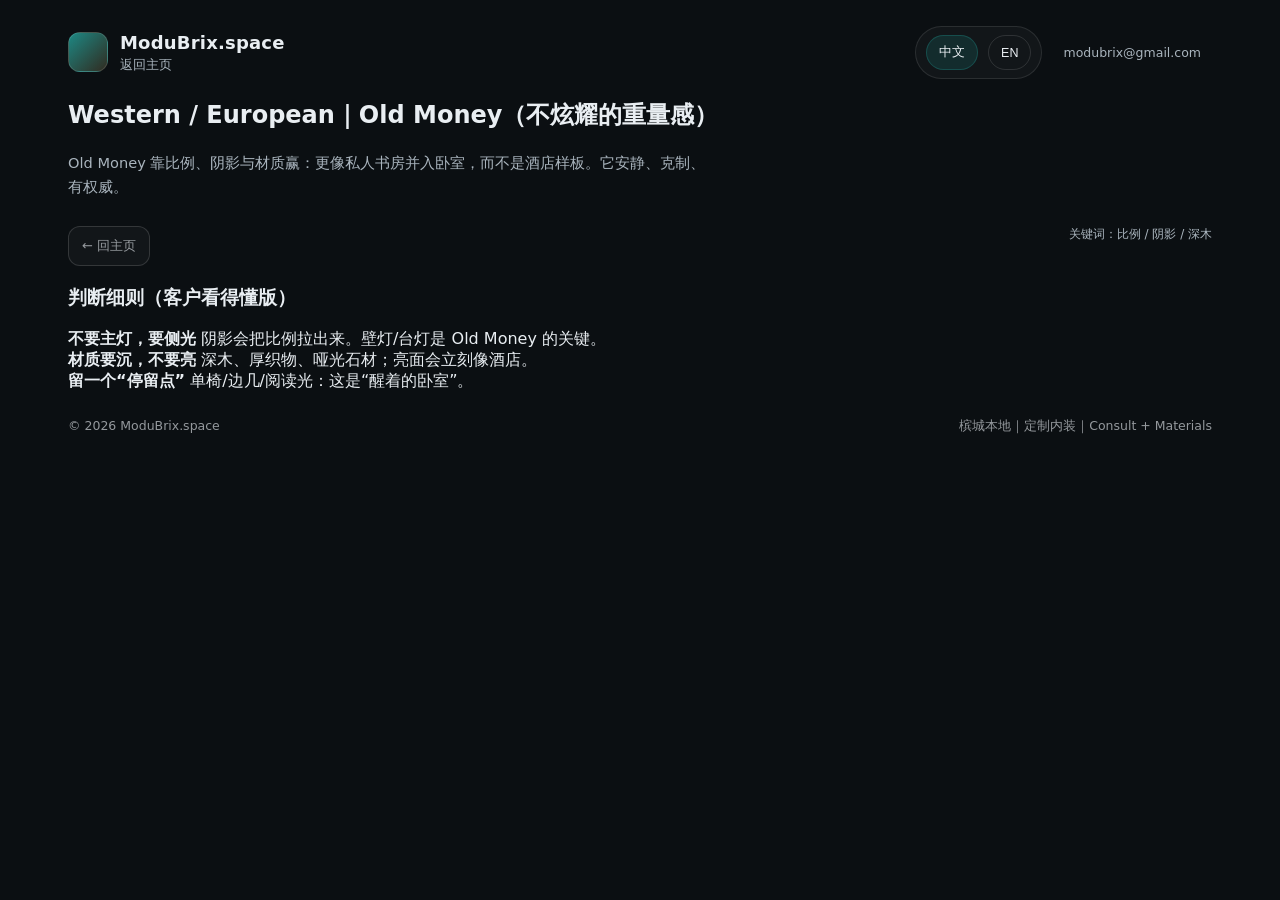
<file: old-money.html>
<!doctype html>
<html lang="zh-Hans">
<head>
  <meta charset="utf-8" />
  <meta name="viewport" content="width=device-width,initial-scale=1" />
  <title>Old Money · ModuBrix.space</title>
  <link rel="stylesheet" href="assets/site.css" />
</head>
<body>
  <div class="container">
    <div class="topbar">
      <a class="brand" href="index.html">
        <div class="brand-badge"></div>
        <div>
          <h1>ModuBrix.space</h1>
          <div class="sub" data-i18n data-zh="返回主页" data-en="Back to home">返回主页</div>
        </div>
      </a>
      <div class="controls">
        <div class="pill">
          <button class="lang-btn active" data-lang="zh">中文</button>
          <button class="lang-btn" data-lang="en">EN</button>
        </div>
        <a class="small-link" href="mailto:modubrix@gmail.com">modubrix@gmail.com</a>
      </div>
    </div>

    <div class="page">
      <div class="panel">
        <div class="cover" style="background-image:url('assets/style-oldmoney.jpg')"></div>
        <div class="content">
          <h2 data-i18n data-zh="Western / European｜Old Money（不炫耀的重量感）" data-en="Western / European｜Old Money (quiet weight).">
            Western / European｜Old Money（不炫耀的重量感）
          </h2>
          <p class="lead" data-i18n
             data-zh="Old Money 靠比例、阴影与材质赢：更像私人书房并入卧室，而不是酒店样板。它安静、克制、有权威。"
             data-en="Old Money wins with proportion, shadow and materials. A private study merged into a bedroom — not a hotel showpiece. Quiet, restrained, authoritative.">
            Old Money 靠比例、阴影与材质赢：更像私人书房并入卧室，而不是酒店样板。它安静、克制、有权威。
          </p>
          <div class="hr"></div>
          <div class="footer">
            <a class="btn" href="index.html" data-i18n data-zh="← 回主页" data-en="← Home">← 回主页</a>
            <span class="meta" data-i18n data-zh="关键词：比例 / 阴影 / 深木" data-en="Keywords: proportion / shadow / deep wood">
              关键词：比例 / 阴影 / 深木
            </span>
          </div>
        </div>
      </div>

      <div class="panel list">
        <h3 data-i18n data-zh="判断细则（客户看得懂版）" data-en="Judgement notes (client-friendly)">判断细则（客户看得懂版）</h3>
        <div class="ul">
          <div class="li">
            <b data-i18n data-zh="不要主灯，要侧光" data-en="No main light — use side lighting">不要主灯，要侧光</b>
            <span data-i18n data-zh="阴影会把比例拉出来。壁灯/台灯是 Old Money 的关键。"
                  data-en="Shadow reveals proportion. Wall lamps and table lamps are key to Old Money.">阴影会把比例拉出来。壁灯/台灯是 Old Money 的关键。</span>
          </div>
          <div class="li">
            <b data-i18n data-zh="材质要沉，不要亮" data-en="Go heavy, not glossy">材质要沉，不要亮</b>
            <span data-i18n data-zh="深木、厚织物、哑光石材；亮面会立刻像酒店。"
                  data-en="Deep wood, thick textiles, matte stone. Gloss instantly feels hotel-like.">深木、厚织物、哑光石材；亮面会立刻像酒店。</span>
          </div>
          <div class="li">
            <b data-i18n data-zh="留一个“停留点”" data-en="Create a 'pause spot'">留一个“停留点”</b>
            <span data-i18n data-zh="单椅/边几/阅读光：这是“醒着的卧室”。"
                  data-en="Single chair / side table / reading light — a bedroom you use while awake.">单椅/边几/阅读光：这是“醒着的卧室”。</span>
          </div>
        </div>
      </div>
    </div>

    <div class="footer">
      <div>© <span id="y"></span> ModuBrix.space</div>
      <div data-i18n data-zh="槟城本地｜定制内装｜Consult + Materials" data-en="Penang｜Bespoke interior｜Consult + Materials">
        槟城本地｜定制内装｜Consult + Materials
      </div>
    </div>
  </div>

  <script>document.getElementById("y").textContent = new Date().getFullYear();</script>
  <script src="assets/site.js"></script>
</body>
</html>
</file>
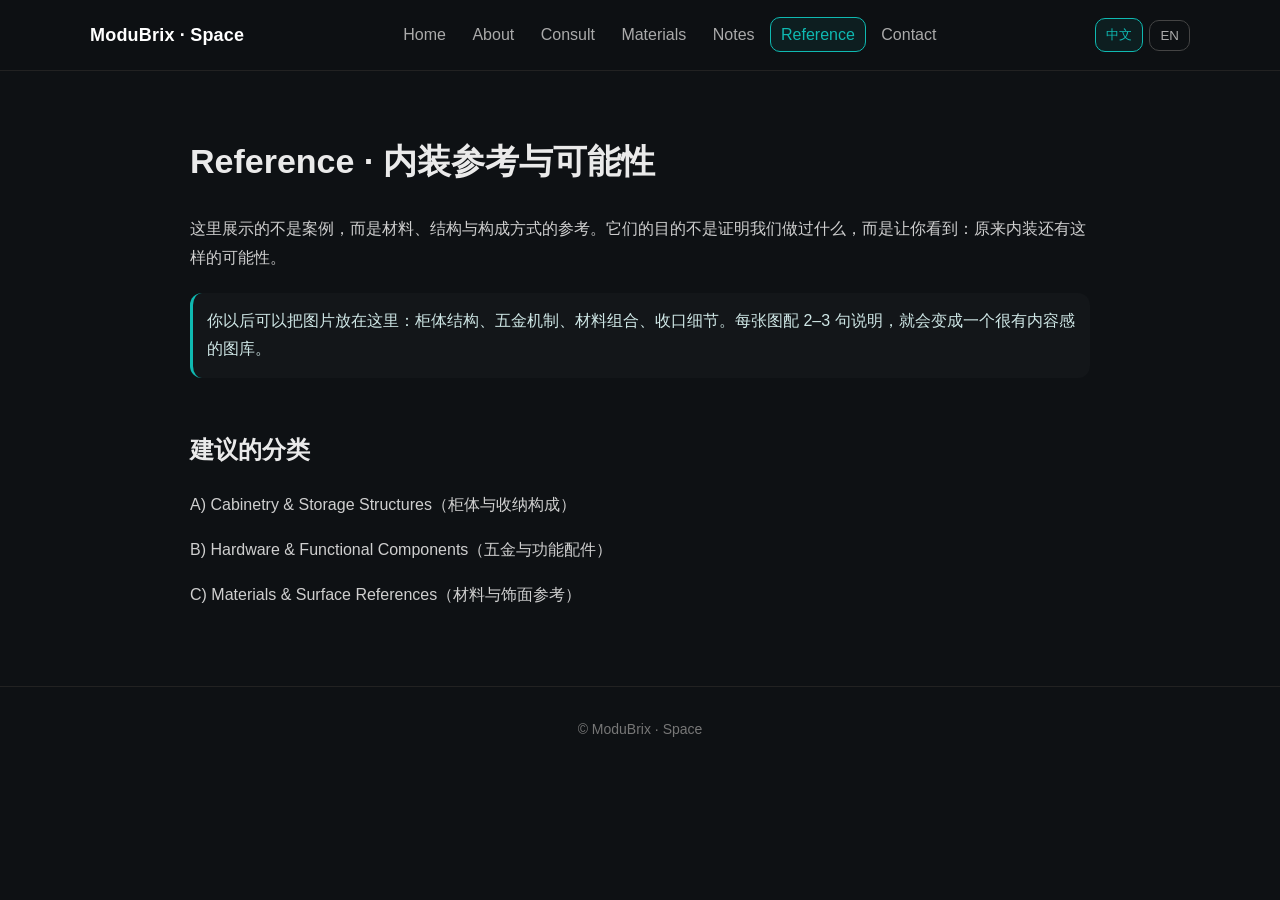
<file: reference.html>
<!DOCTYPE html>
<html>
<head>
<meta charset="utf-8">
<title>Reference · ModuBrix · Space</title>
<meta name="viewport" content="width=device-width, initial-scale=1">
<link rel="stylesheet" href="style.css">
<script src="lang.js"></script>
</head>
<body>

<header>
  <nav>
    <strong>ModuBrix · Space</strong>
    <div>
      <a href="index.html">Home</a>
      <a href="about.html">About</a>
      <a href="consult.html">Consult</a>
      <a href="materials.html">Materials</a>
      <a href="materials-notes.html">Notes</a>
      <a href="reference.html">Reference</a>
      <a href="contact.html">Contact</a>
    </div>
    <div class="lang">
      <button id="btn-zh" onclick="setLang('zh')">中文</button>
      <button id="btn-en" onclick="setLang('en')">EN</button>
    </div>
  </nav>
</header>

<main>
  <h1 data-zh="Reference · 内装参考与可能性"
      data-en="Reference · Interior Possibilities"></h1>

  <p data-zh="这里展示的不是案例，而是材料、结构与构成方式的参考。它们的目的不是证明我们做过什么，而是让你看到：原来内装还有这样的可能性。"
     data-en="This is not a portfolio. These are references of materials, structures, and construction approaches—meant to expand what’s possible, not to prove past projects."></p>

  <div class="note"
       data-zh="你以后可以把图片放在这里：柜体结构、五金机制、材料组合、收口细节。每张图配 2–3 句说明，就会变成一个很有内容感的图库。"
       data-en="You can add images here later: cabinetry structures, hardware mechanisms, material combinations, detailing references. Add 2–3 short notes per image and this becomes a meaningful gallery."></div>

  <h2 data-zh="建议的分类"
      data-en="Suggested Categories"></h2>

  <p data-zh="A) Cabinetry & Storage Structures（柜体与收纳构成）"
     data-en="A) Cabinetry & Storage Structures"></p>

  <p data-zh="B) Hardware & Functional Components（五金与功能配件）"
     data-en="B) Hardware & Functional Components"></p>

  <p data-zh="C) Materials & Surface References（材料与饰面参考）"
     data-en="C) Materials & Surface References"></p>
</main>

<footer>© ModuBrix · Space</footer>
</body>
</html>
</file>
<file: assets/site.css>
:root{
  --bg:#0b0f12;
  --panel:#0f151a;
  --panel2:#121b22;
  --text:#e9eef2;
  --muted:#a9b4bd;
  --line:rgba(255,255,255,.10);
  --brand:#1f8f8a;       /* 深青：更稳，不塑料 */
  --brass:#b79255;       /* 黄铜：更克制 */
  --r:18px;
  --r2:14px;
}

*{box-sizing:border-box}
html,body{height:100%}
body{
  margin:0;
  font-family: ui-sans-serif, system-ui, -apple-system, "Segoe UI", Roboto, Helvetica, Arial,
               "PingFang SC","Hiragino Sans GB","Microsoft YaHei",sans-serif;
  color:var(--text);
  background: var(--bg); /* 关键：去掉大量渐变光污染 */
  -webkit-font-smoothing: antialiased;
  -moz-osx-font-smoothing: grayscale;
}

a{color:inherit; text-decoration:none}
.container{max-width:1180px; margin:0 auto; padding:26px 18px 54px}

/* Topbar */
.topbar{
  display:flex; align-items:center; justify-content:space-between; gap:14px;
}
.brand{display:flex; align-items:flex-start; gap:12px}
.brand-badge{
  width:40px; height:40px; border-radius:12px;
  background: linear-gradient(135deg, rgba(31,143,138,.95), rgba(183,146,85,.22));
  border:1px solid rgba(255,255,255,.12);
}
.brand h1{margin:0; font-size:18px; font-weight:760; letter-spacing:.2px}
.brand .sub{margin-top:4px; font-size:12.5px; color:var(--muted)}

.controls{display:flex; align-items:center; gap:10px; flex-wrap:wrap}
.pill{
  border:1px solid var(--line);
  background: rgba(255,255,255,.03);
  border-radius:999px;
  padding:8px 10px;
  display:flex; gap:10px;
}
.lang-btn{
  border:1px solid rgba(255,255,255,.12);
  background: transparent;
  color:var(--text);
  border-radius:999px;
  padding:8px 12px;
  font-size:12.5px;
  cursor:pointer;
}
.lang-btn.active{
  background: rgba(31,143,138,.18);
  border-color: rgba(31,143,138,.35);
}
.small-link{
  font-size:12.5px; color:var(--muted);
  padding:8px 10px; border-radius:999px;
  border:1px solid transparent;
}
.small-link:hover{border-color:var(--line); background:rgba(255,255,255,.03)}

/* Hero */
.hero{
  margin-top:18px;
  border:1px solid var(--line);
  border-radius: var(--r);
  background: rgba(255,255,255,.03);
  padding:22px 20px;
}
.hero-grid{
  display:grid;
  grid-template-columns: 1.2fr .9fr;
  gap:14px;
}
@media (max-width: 980px){ .hero-grid{grid-template-columns:1fr} }

.eyebrow{
  display:inline-flex;
  font-size:12px;
  color:rgba(233,238,242,.85);
  border:1px solid rgba(255,255,255,.12);
  background: rgba(255,255,255,.02);
  padding:8px 10px;
  border-radius:999px;
}
.hero h2{
  margin:10px 0 0;
  font-size:34px;
  line-height:1.14;
  letter-spacing:-.25px;
  font-weight:800;
}
.lead{
  margin:10px 0 0;
  max-width: 70ch;
  color:var(--muted);
  font-size:14.6px;
  line-height:1.68;
}
.hero-cta{margin-top:14px; display:flex; gap:10px; flex-wrap:wrap;}
.btn{
  display:inline-flex; align-items:center; justify-content:center;
  font-size:13px;
  padding:10px 13px;
  border-radius: 12px;
  border:1px solid rgba(255,255,255,.14);
  background: rgba(255,255,255,.03);
}
.btn.primary{
  border-color: rgba(31,143,138,.38);
  background: rgba(31,143,138,.16);
}
.btn:hover{background: rgba(255,255,255,.06)}

.hero-tags{margin-top:14px; display:flex; gap:10px; flex-wrap:wrap;}
.tag{
  font-size:12px;
  color:rgba(233,238,242,.86);
  border:1px solid rgba(255,255,255,.12);
  background: rgba(255,255,255,.02);
  padding:8px 10px;
  border-radius:999px;
}
.tag .dot{display:inline-block; width:7px; height:7px; border-radius:99px; background: var(--brand); margin-right:7px;}

.hero-card{
  border:1px solid rgba(255,255,255,.12);
  background: rgba(255,255,255,.02);
  border-radius: var(--r);
  overflow:hidden;
}
.hero-card-title{
  padding:14px 14px;
  font-size:13.5px;
  color:rgba(233,238,242,.92);
  border-bottom:1px solid rgba(255,255,255,.10);
}
.deliverables{padding:12px; display:grid; gap:10px;}
.deliverable{
  border:1px solid rgba(255,255,255,.10);
  background: rgba(0,0,0,.14);
  border-radius: 14px;
  padding:12px;
}
.deliverable b{display:block; font-size:13.5px; margin-bottom:6px}
.deliverable span{display:block; color:var(--muted); font-size:12.7px; line-height:1.55}
.hero-card-footer{
  padding:12px 14px;
  font-size:12.5px;
  color:rgba(233,238,242,.70);
  border-top:1px solid rgba(255,255,255,.10);
}

/* Stats */
.stats{
  margin-top:12px;
  display:grid;
  grid-template-columns: repeat(4, 1fr);
  gap:10px;
}
@media (max-width: 980px){ .stats{grid-template-columns:1fr 1fr} }
@media (max-width: 520px){ .stats{grid-template-columns:1fr} }
.stat{
  border:1px solid rgba(255,255,255,.10);
  background: rgba(255,255,255,.02);
  border-radius: 16px;
  padding:12px 12px;
}
.stat b{display:block; font-size:12.5px; color:rgba(233,238,242,.86); margin-bottom:6px}
.stat span{color:var(--muted); font-size:13.2px}

/* Section title */
.section{margin-top:24px}
.section-title{
  margin:18px 2px 10px;
  display:flex; justify-content:space-between; align-items:flex-end; gap:16px;
}
.section-title h3{margin:0; font-size:16px; letter-spacing:.15px}
.section-title span{color:var(--muted); font-size:12.5px}

/* Carousel wrapper */
.cards-wrap{
  margin-top:10px;
  border-radius: var(--r);
  border:1px solid var(--line);
  background: rgba(255,255,255,.02);
  overflow:hidden;
}
.cards{
  display:flex;
  gap:14px;
  padding:16px;
  overflow-x:auto;
  scroll-snap-type:x mandatory;
  -webkit-overflow-scrolling:touch;
}
.cards::-webkit-scrollbar{height:10px}
.cards::-webkit-scrollbar-thumb{background:rgba(255,255,255,.08); border-radius:999px}
.cards::-webkit-scrollbar-track{background:transparent}

/* Card */
.card{
  min-width: 320px;
  max-width: 360px;
  flex: 0 0 auto;
  scroll-snap-align:start;
  border-radius: var(--r);
  border:1px solid rgba(255,255,255,.12);
  background: rgba(255,255,255,.02);
  overflow:hidden;
}
.card:hover{border-color: rgba(31,143,138,.30)} /* 不做位移动画：更稳也更不卡 */

.card .img{
  height: 210px;
  width:100%;
  display:block;
  object-fit: cover;
}
.card .body{padding:14px 14px 16px}
.kicker{
  display:inline-flex; align-items:center;
  font-size:12px; color:rgba(233,238,242,.86);
  border:1px solid rgba(255,255,255,.12);
  background: rgba(0,0,0,.12);
  padding:7px 10px;
  border-radius:999px;
}
.kicker b{font-weight:650}
.card h4{margin:10px 0 8px; font-size:18px; letter-spacing:.05px}
.card p{margin:0; color:rgba(233,238,242,.76); font-size:13.5px; line-height:1.55; min-height: 44px}
.cta{margin-top:12px; display:flex; justify-content:space-between; align-items:center; gap:10px}
.meta{font-size:12px; color:var(--muted)}

.nav-row{
  padding:12px 16px 16px;
  display:flex; justify-content:space-between; align-items:center;
  border-top:1px solid rgba(255,255,255,.08);
}
.nav-hint{font-size:12.5px; color:var(--muted)}
.nav-arrows{display:flex; gap:8px}
.icon-btn{
  width:38px; height:38px; border-radius:12px;
  border:1px solid rgba(255,255,255,.14);
  background: rgba(255,255,255,.03);
  cursor:pointer;
  display:grid; place-items:center;
}
.icon-btn:hover{background: rgba(255,255,255,.06)}

/* Scenario tiles */
.grid-3{
  display:grid;
  grid-template-columns: repeat(3, 1fr);
  gap:10px;
}
@media (max-width: 980px){ .grid-3{grid-template-columns:1fr} }
.tile{
  border:1px solid rgba(255,255,255,.10);
  background: rgba(255,255,255,.02);
  border-radius: 16px;
  padding:12px 12px;
}
.tile b{display:block; font-size:13.5px; margin-bottom:6px}
.tile span{color:var(--muted); font-size:12.8px; line-height:1.55; display:block}

/* Footer */
.footer{
  margin-top:26px;
  color: rgba(233,238,242,.62);
  font-size:12.5px;
  display:flex; justify-content:space-between; gap:12px; flex-wrap:wrap;
}

/* Mobile */
@media (max-width: 520px){
  .hero h2{ font-size: 28px; }
  .card{ min-width: 290px; }
}
/* =========================
   Card strip premium fix
   (targets the section in your screenshot)
   ========================= */

/* 1) 去掉“粗滚动条廉价感”：隐藏滚动条，但仍可滑动 */
.cards{
  scrollbar-width: none;          /* Firefox */
  -ms-overflow-style: none;       /* IE/Edge old */
}
.cards::-webkit-scrollbar{ height:0; width:0; }  /* Chrome/Safari */

/* 2) 让卡片更像“画廊”，不是“电商列表” */
.cards{
  padding: 18px 18px 22px;
  gap: 18px;
  scroll-snap-type: x mandatory;
}

/* 3) 卡片更克制：去掉塑料感边框 + 过度阴影 */
.card{
  border: 1px solid rgba(255,255,255,.08);
  background: rgba(255,255,255,.02);
  box-shadow: none;
  border-radius: 22px;
}
.card:hover{
  border-color: rgba(255,255,255,.14);
}

/* 4) 图片更“高级”：轻微暗角 + 降低对比（避免像样板图） */
.card .img{
  height: 220px;
  filter: saturate(1.0) contrast(1.0);
}
.card .shade{
  background: linear-gradient(180deg, rgba(0,0,0,.08) 0%, rgba(0,0,0,.68) 100%);
}

/* 5) 文本层级更像官网：减少大白字压迫 */
.card .body{
  padding: 14px 16px 16px;
}
.kicker{
  background: rgba(0,0,0,.16);
  border-color: rgba(255,255,255,.10);
  color: rgba(233,238,242,.82);
}
.card h4{
  font-size: 17px;
  letter-spacing: .05px;
  margin: 10px 0 8px;
}
.card p{
  color: rgba(233,238,242,.70);
  font-size: 13.2px;
  line-height: 1.6;
  min-height: 0;                 /* 不强制占位，减少“列表感” */
}

/* 6) CTA 行更像“说明标签”，不要像按钮堆叠 */
.cta .btn.primary{
  background: transparent;
  border-color: rgba(255,255,255,.12);
}
.cta .btn.primary:hover{
  background: rgba(255,255,255,.04);
}

/* 7) 让“旁边还有更多卡片”的感觉更自然（像 IG） */
.card{
  min-width: 300px;              /* 稍小，让右边露出下一张 */
  max-width: 320px;
}
@media (max-width: 520px){
  .card{ min-width: 270px; max-width: 290px; }
}

/* 8) 底部提示区更干净（不要像系统提示条） */
.nav-row{
  background: transparent;
  border-top: 1px solid rgba(255,255,255,.06);
  padding: 10px 16px 14px;
}
.nav-hint{
  color: rgba(233,238,242,.55);
  font-size: 12.3px;
}
.icon-btn{
  border-color: rgba(255,255,255,.10);
  background: rgba(255,255,255,.02);
}
.icon-btn:hover{
  background: rgba(255,255,255,.05);
}
/* Arrow clickability fix */
.nav-row, .nav-arrows, .icon-btn { position: relative; z-index: 50; }
.icon-btn { pointer-events: auto; }
.cards-wrap, .cards { position: relative; z-index: 1; }
</file>
<file: style.css>
body {
  font-family: -apple-system, BlinkMacSystemFont, "Segoe UI", Roboto, Arial, sans-serif;
  background:#0e1114;
  color:#eaeaea;
  margin:0;
  line-height:1.8;
}

header {
  border-bottom:1px solid #222;
  position: sticky;
  top: 0;
  background: rgba(14,17,20,0.92);
  backdrop-filter: blur(8px);
  z-index: 50;
}

nav {
  max-width:1100px;
  margin:auto;
  padding:18px 20px;
  display:flex;
  justify-content:space-between;
  align-items:center;
  gap: 14px;
  flex-wrap: wrap;
}

nav strong {
  color:#fff;
  font-size:18px;
  letter-spacing: 0.2px;
}

.navlinks {
  display:flex;
  align-items:center;
  flex-wrap:wrap;
  gap: 6px;
}

nav a {
  color:#aaa;
  text-decoration:none;
  padding:8px 10px;
  border-radius: 10px;
  border: 1px solid transparent;
}

nav a:hover {
  color:#0fb9b1;
  border-color:#243b3a;
}

/* 当前页高亮 */
nav a.active {
  color:#0fb9b1;
  border-color:#0fb9b1;
  background: rgba(15,185,177,0.08);
}

.lang {
  display:flex;
  align-items:center;
  gap: 6px;
}

.lang button {
  background:none;
  border:1px solid #444;
  color:#aaa;
  padding:7px 10px;
  border-radius: 10px;
  cursor:pointer;
}

.lang button.active {
  color:#0fb9b1;
  border-color:#0fb9b1;
  background: rgba(15,185,177,0.08);
}

main {
  max-width:900px;
  margin:auto;
  padding:60px 20px;
}

h1 { font-size:34px; margin-top: 0; }
h2 { font-size:24px; margin-top:50px; }

p { color:#cfcfcf; }

.note {
  border-left:3px solid #0fb9b1;
  padding:14px 14px 14px 14px;
  border-radius: 12px;
  margin:20px 0;
  background: rgba(255,255,255,0.02);
  color:#cfe7e6;
}

footer {
  border-top:1px solid #222;
  text-align:center;
  padding:30px;
  color:#777;
  font-size:14px;
}

/* 列表/卡片样式：用于 Notes 列表 */
.list {
  display:flex;
  flex-direction:column;
  gap: 12px;
  margin-top: 18px;
}
.item {
  border:1px solid #222;
  border-radius: 14px;
  padding: 16px;
  background: rgba(255,255,255,0.02);
}
.item a {
  color:#eaeaea;
  text-decoration:none;
}
.item a:hover {
  color:#0fb9b1;
}
.item .meta {
  color:#9a9a9a;
  font-size: 13px;
  margin-top: 6px;
}

/* 详情页顶部：返回 */
.back a {
  color:#aaa;
  text-decoration:none;
}
.back a:hover { color:#0fb9b1; }
</file>
